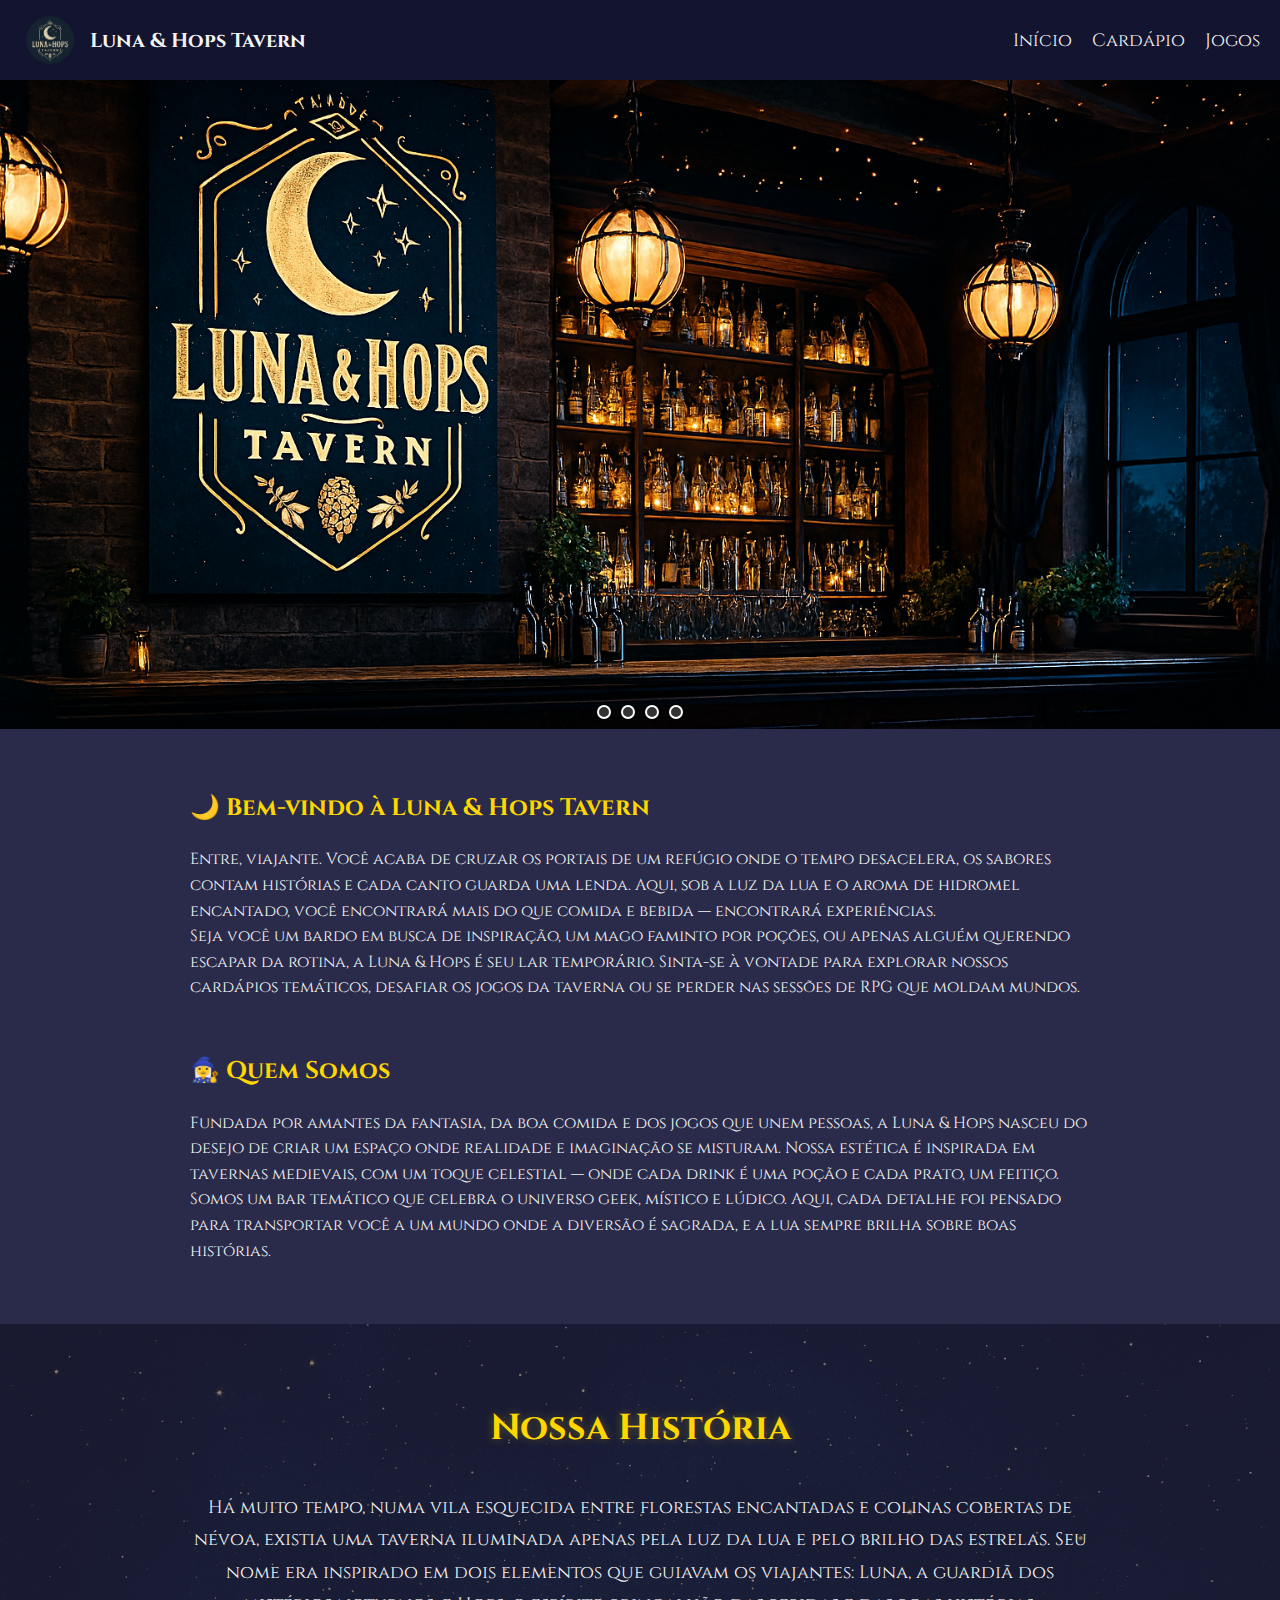
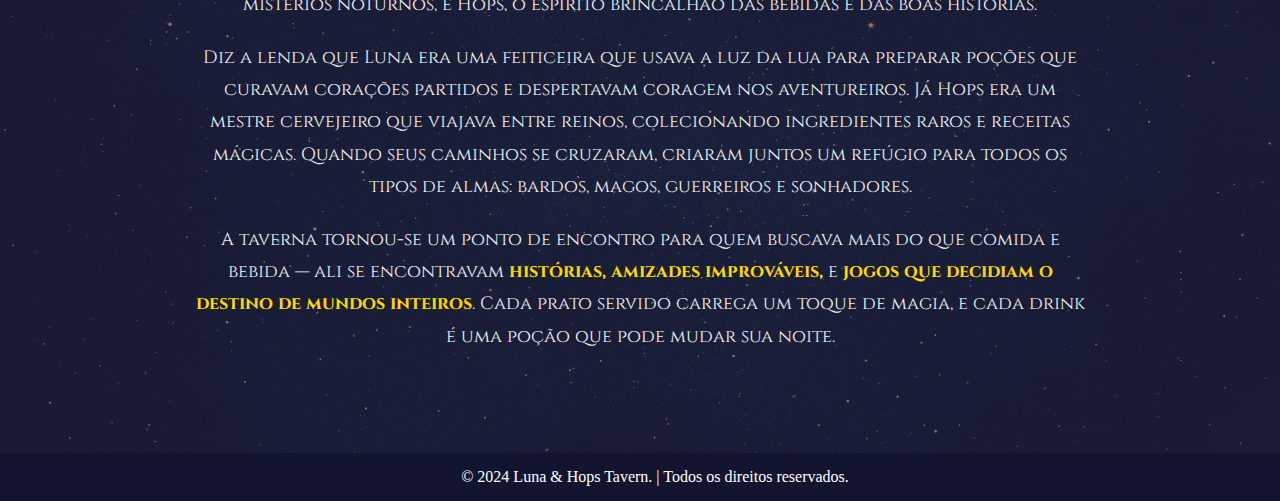
<file: site/index.html>
<!DOCTYPE html>
<html lang="pt-BR">
<head>
  <meta charset="UTF-8">
  <meta name="viewport" content="width=device-width, initial-scale=1.0">
  <title>Luna & Hops Tavern</title>
  <link rel="icon" type="image/png" href="../assets/images/logo.png">
  <link rel="preconnect" href="https://fonts.googleapis.com">
  <link rel="preconnect" href="https://fonts.gstatic.com" crossorigin>
  <link href="https://fonts.googleapis.com/css2?family=Cinzel:wght@400;600;700&family=Inter:wght@300;400;600&display=swap" rel="stylesheet">
  <link rel="stylesheet" href="style.css">
  </head>

<script>
let counter = 1;
setInterval(function(){
  document.getElementById('radio' + counter).checked = true;
  counter++;
  if(counter > 4){
    counter = 1;
  }
}, 3000);
</script>

<body>
  
  <header>
    <nav class="navbar">
      <div class="logo">
        <img src="../assets/images/logo.png" alt="Logo do Bar de Jogos">
        <h1 class="titulo">Luna & Hops Tavern</h1>
      </div>
      <ul class="nav-links">
        <li class="submenu">
          <a href="index.html" class="active">Início</a>
          <ul class="dropdown">
            <li><a href="#bem-vindo">Quem Somos</a></li>
            <li><a href="#historia">Historia do Bar</a></li>
          </ul>
        </li>
        <li><a href="cardapio_comida.html"  class="active">Cardápio</a></li>
        <li><a href="cardapio_jogos.html" class="active">Jogos</a></li>
      </ul>
    </nav>
  </header>
    
  <main>
     <section class="slider">
    <div class="slides">
        <input type="radio" name="radio-btn" id="radio1" checked>
        <input type="radio" name="radio-btn" id="radio2">
        <input type="radio" name="radio-btn" id="radio3">
        <input type="radio" name="radio-btn" id="radio4">

        <div class="slide first">
            <img src="../assets/images/slide 1.png" alt="Imagem 1">
        </div>
        <div class="slide">
            <img src="../assets/images/slide 2.png" alt="Imagem 2">
        </div>
        <div class="slide">
            <img src="../assets/images/slide 3.png " alt="Imagem 3"> 
        </div>
        <div class="slide">
            <img src="../assets/images/slide 4.png " alt="Imagem 4">
        </div>

        <div class="navigation-manual">
            <label for="radio1" class="manual-btn"></label>
            <label for="radio2" class="manual-btn"></label>
            <label for="radio3" class="manual-btn"></label>
            <label for="radio4" class="manual-btn"></label>
        </div>
    </div>  
  </section>
  <section id="bem-vindo" class="bem-vindos">
    <div class="container">
      <h2>🌙 Bem-vindo à Luna & Hops Tavern</h2>
      <p>
        Entre, viajante. Você acaba de cruzar os portais de um refúgio onde o tempo desacelera,
        os sabores contam histórias e cada canto guarda uma lenda. Aqui, sob a luz da lua e o aroma 
        de hidromel encantado, você encontrará mais do que comida e bebida — encontrará experiências.
      </p>
      <p>
      Seja você um bardo em busca de inspiração, um mago faminto por poções, ou apenas alguém querendo escapar 
      da rotina, a Luna & Hops é seu lar temporário. Sinta-se à vontade para explorar nossos cardápios temáticos,
      desafiar os jogos da taverna ou se perder nas sessões de RPG que moldam mundos.
    </p>
    <br>
    <br>

    <h2>🧙‍♀️ Quem Somos</h2>
    <p>
      Fundada por amantes da fantasia, da boa comida e dos jogos que unem pessoas, 
      a Luna & Hops nasceu do desejo de criar um espaço onde realidade e imaginação se misturam. 
      Nossa estética é inspirada em tavernas medievais, com um toque celestial — onde cada drink é uma poção e
      cada prato, um feitiço.
    </p>

    <p>
      Somos um bar temático que celebra o universo geek, místico e lúdico.
      Aqui, cada detalhe foi pensado para transportar você a um mundo onde a diversão é sagrada, e 
      a lua sempre brilha sobre boas histórias.
    </p>
    </div>
  </section> 


   <section id="historia" class="section">
    <h2>Nossa História</h2>
    <p> Há muito tempo, numa vila esquecida entre florestas encantadas e colinas cobertas de névoa,
       existia uma taverna iluminada apenas pela luz da lua e pelo brilho das estrelas. Seu nome era 
       inspirado em dois elementos que guiavam os viajantes: Luna, a guardiã dos mistérios noturnos, e 
       Hops, o espírito brincalhão das bebidas e das boas histórias.
    </p>
    <p>
      Diz a lenda que Luna era uma feiticeira que usava a luz da lua para preparar poções que curavam corações
       partidos e despertavam coragem nos aventureiros. Já Hops era um mestre cervejeiro que viajava entre reinos,
        colecionando ingredientes raros e receitas mágicas. Quando seus caminhos se cruzaram, criaram juntos um
         refúgio para todos os tipos de almas: bardos, magos, guerreiros e sonhadores.
    </p>
    <p>
      A taverna tornou-se um ponto de encontro para quem buscava mais do que comida e bebida — ali se 
      encontravam <b>histórias, amizades improváveis,</b> e <b>jogos que decidiam o destino de mundos inteiros</b>.
       Cada prato servido carrega um toque de magia, e cada drink é uma poção que pode mudar sua noite.
    </p>
  </section>


  </main>

  <footer>
     <p>&copy; 2024 Luna & Hops Tavern. | Todos os direitos reservados.</p>
  </footer>
</body>
</html>
</file>
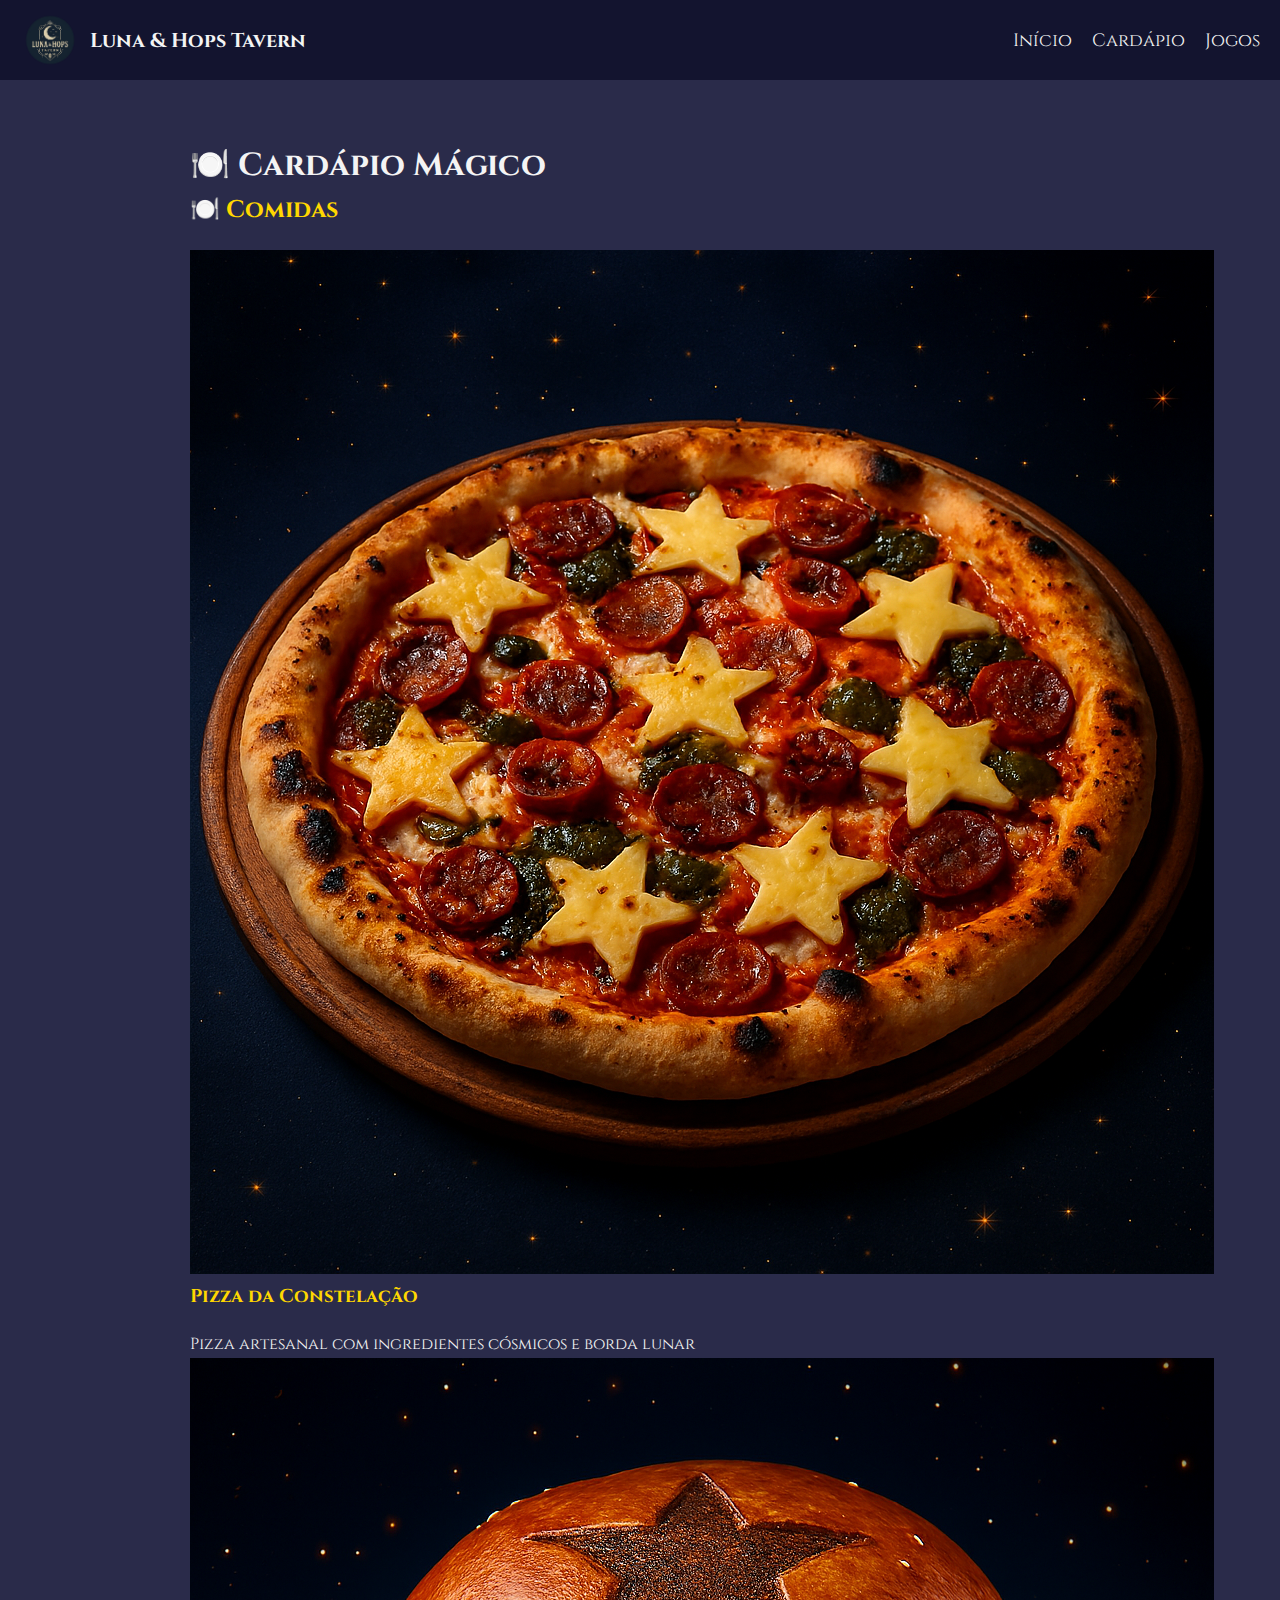
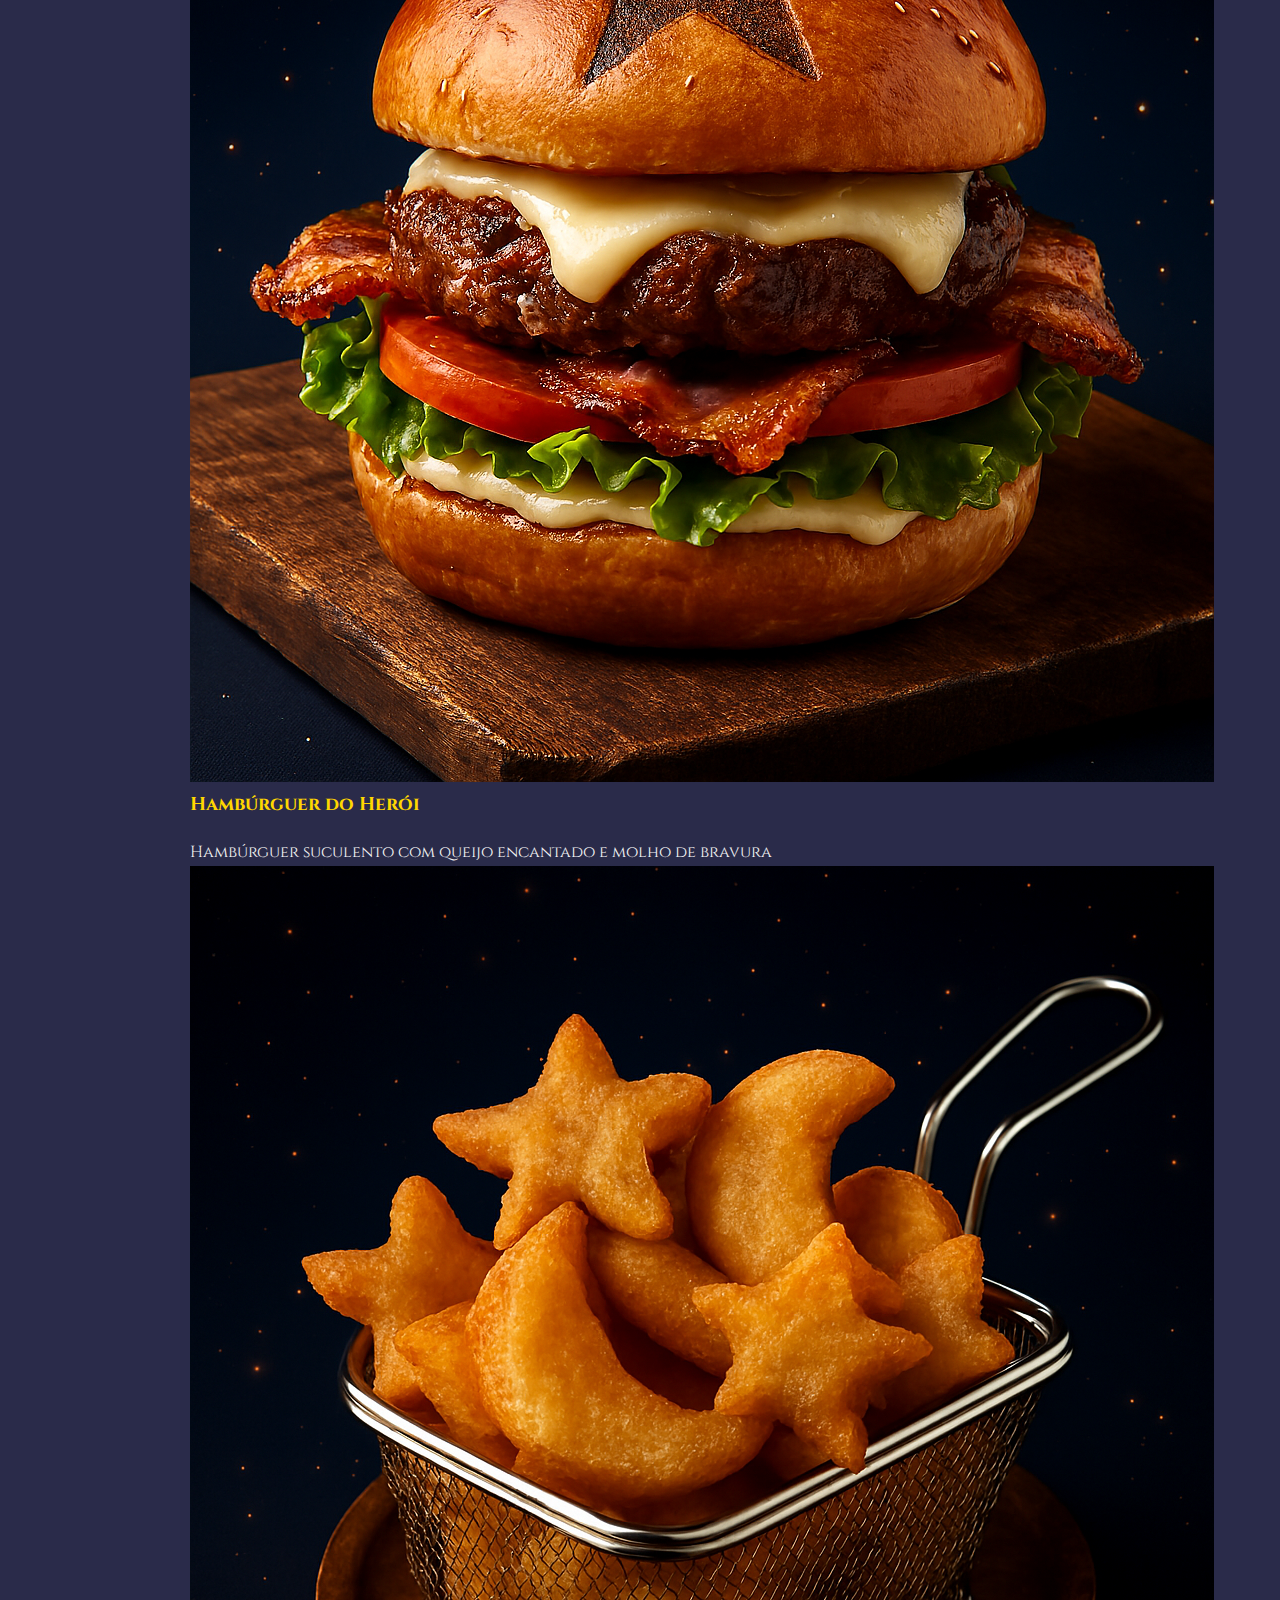
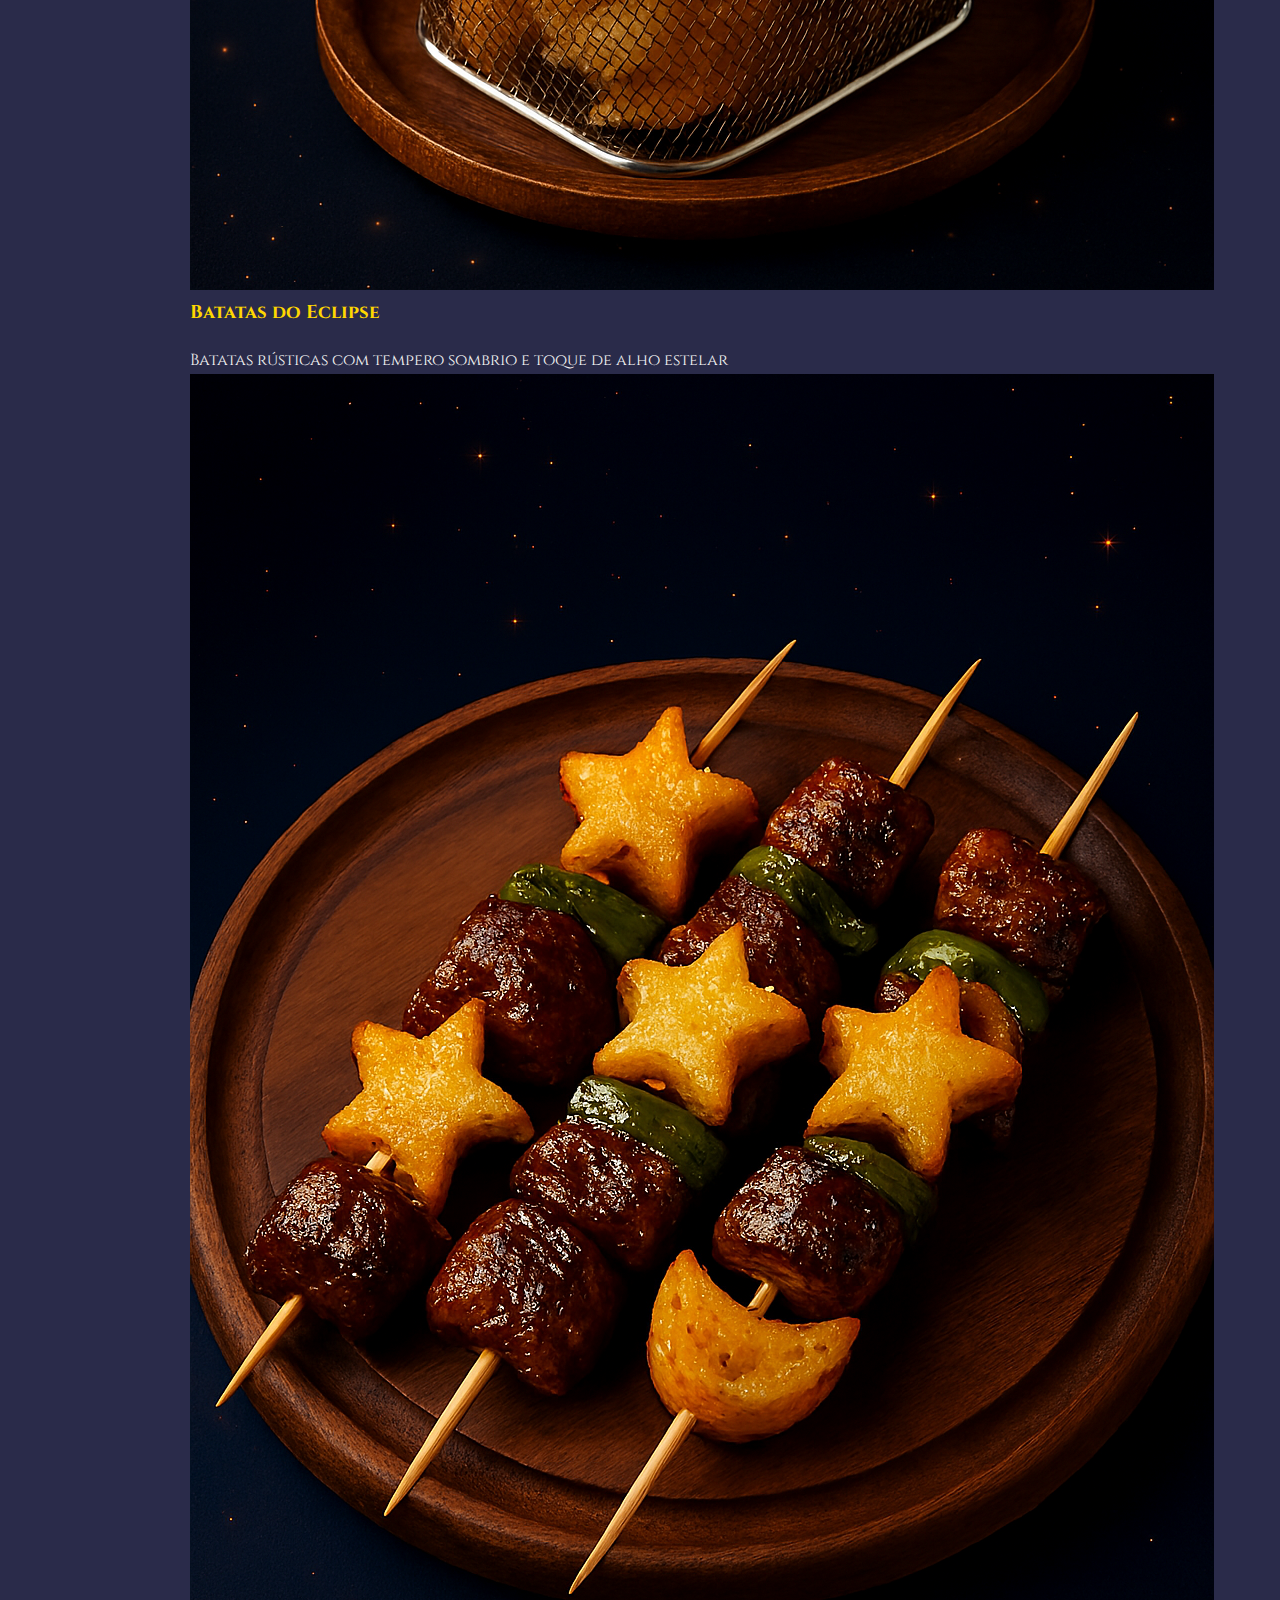
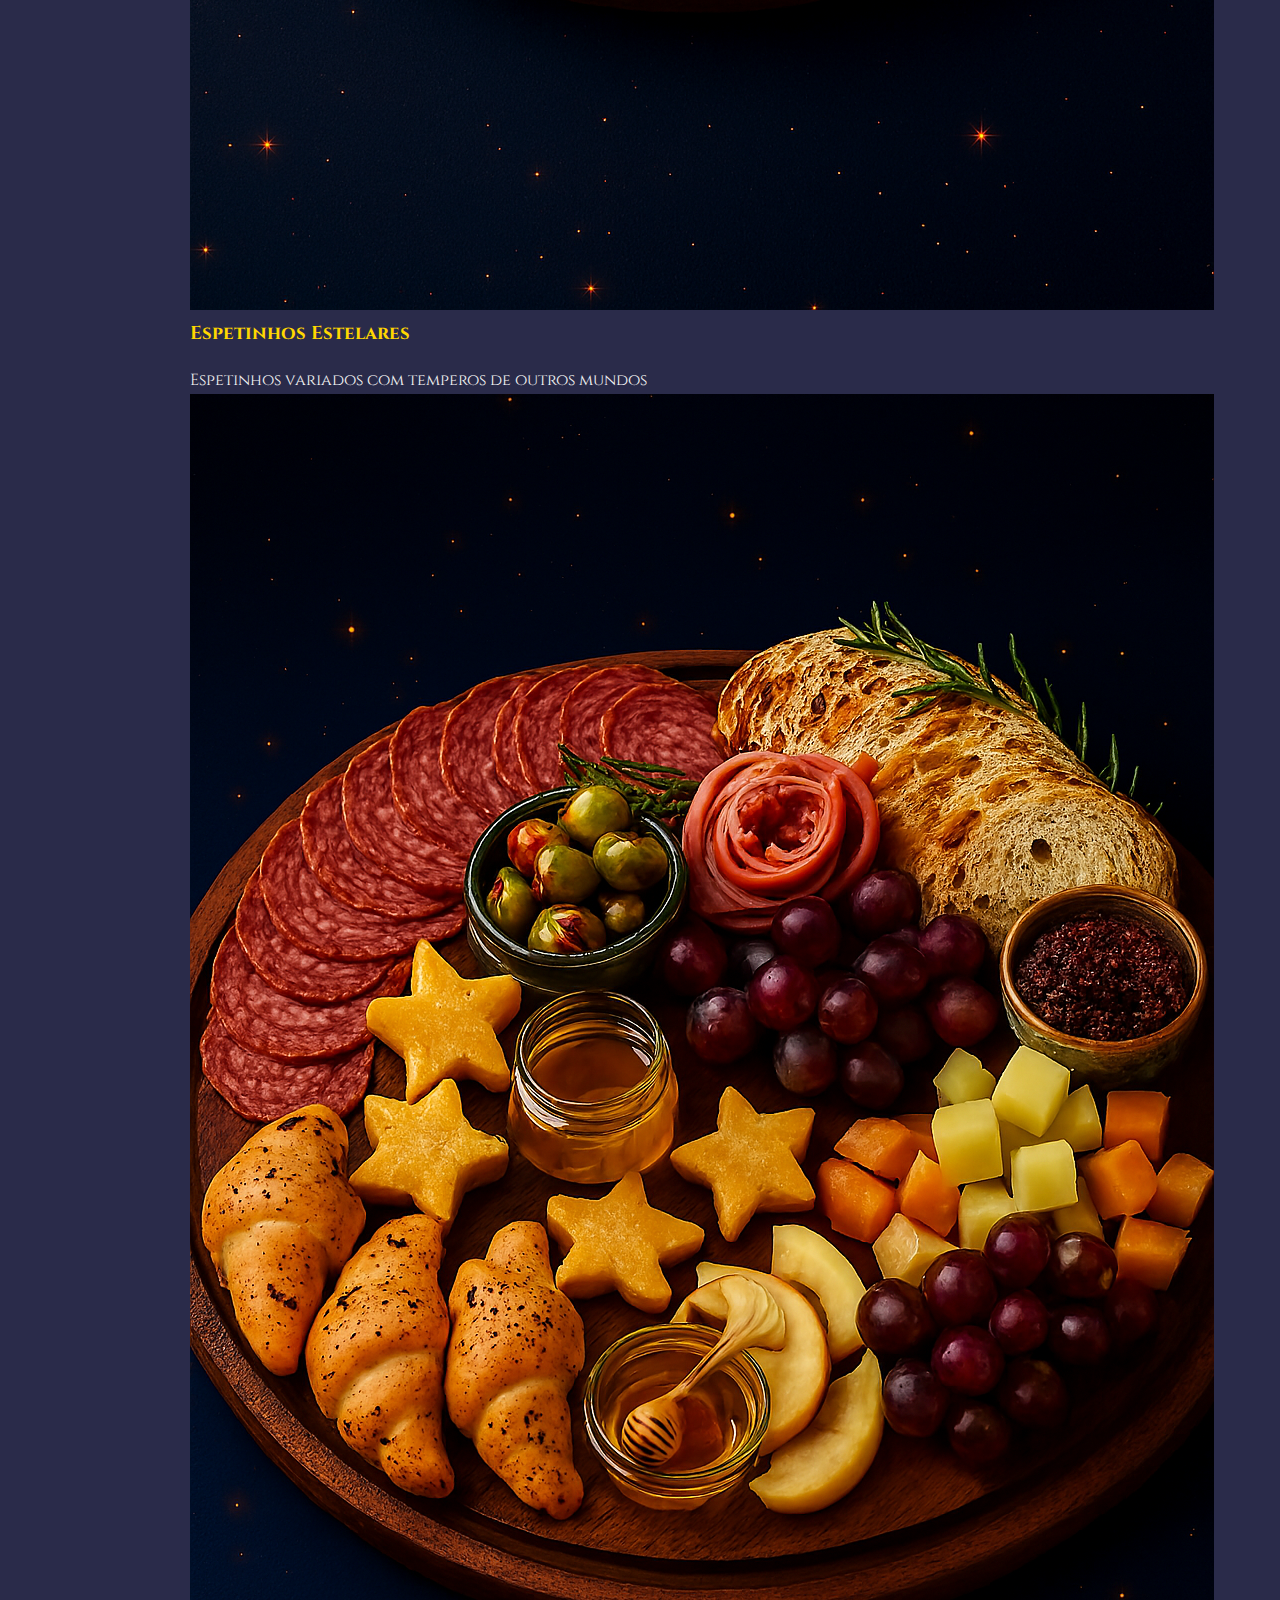
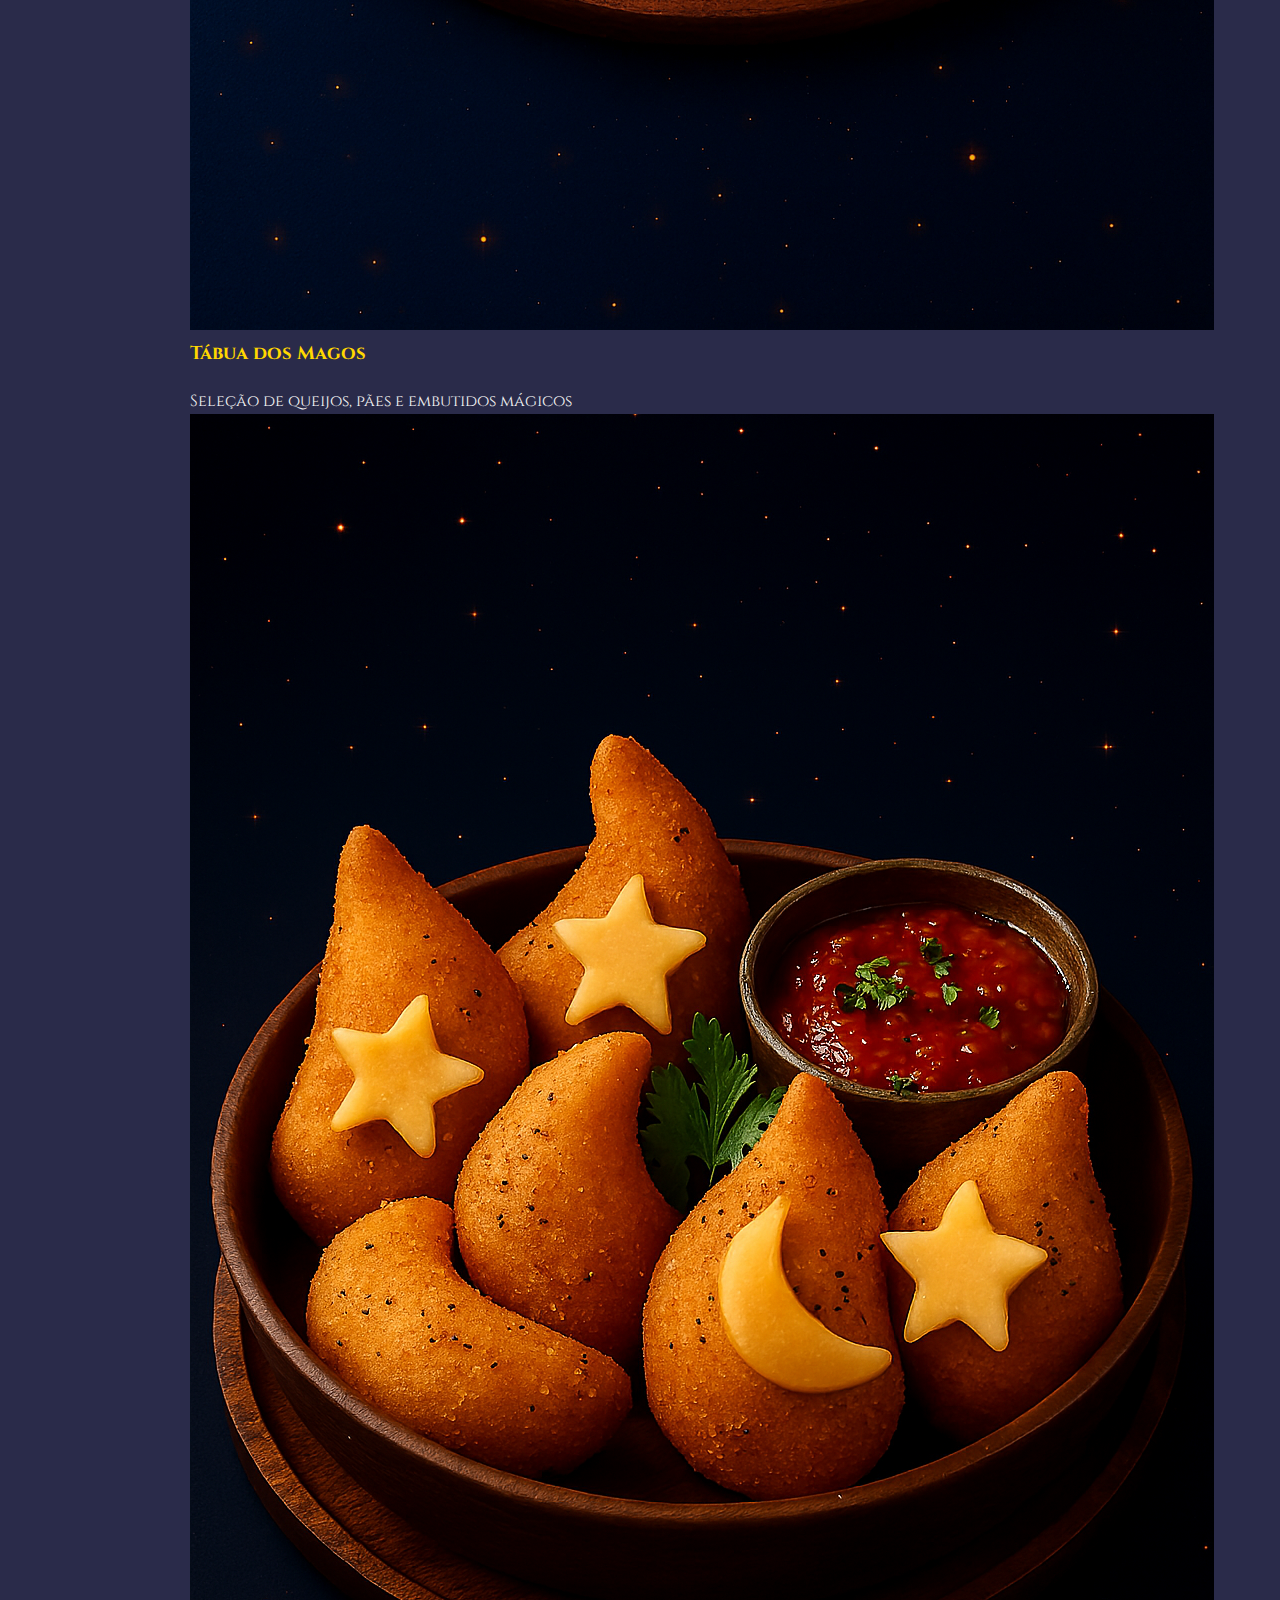
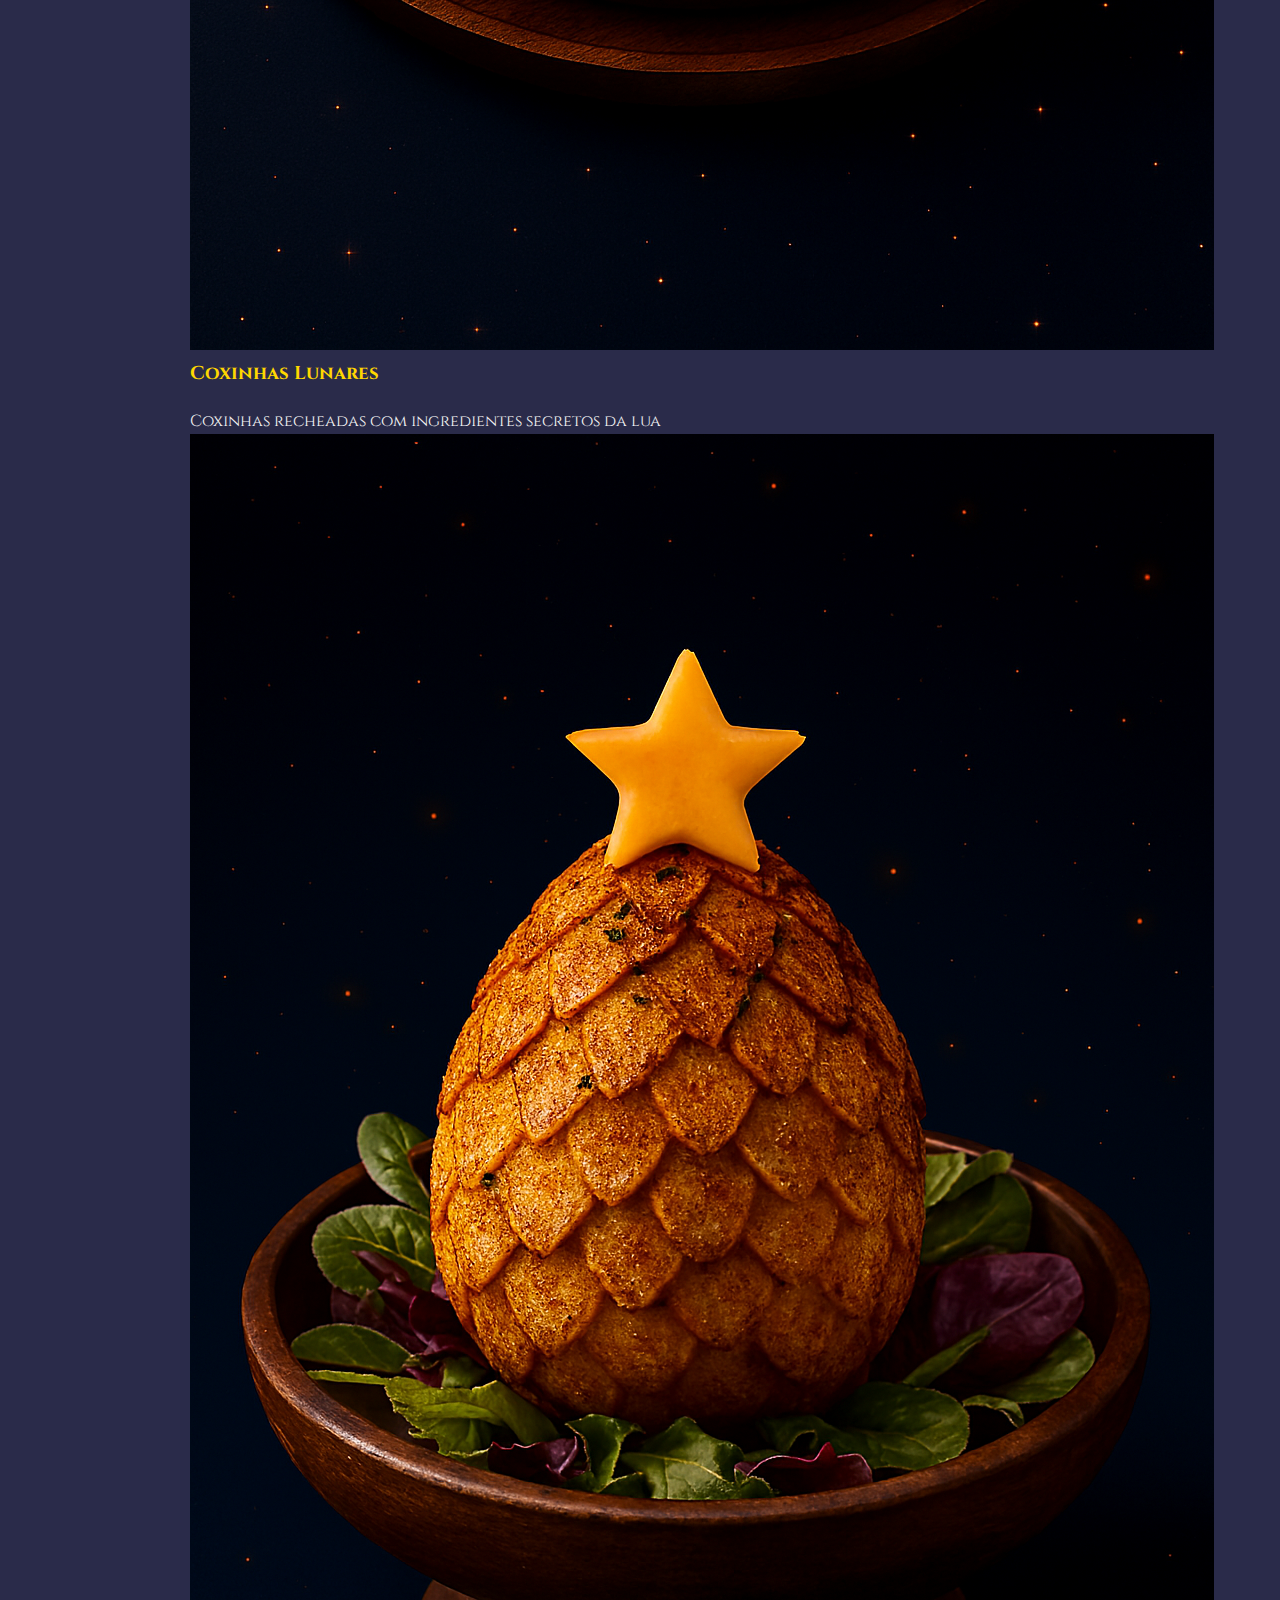
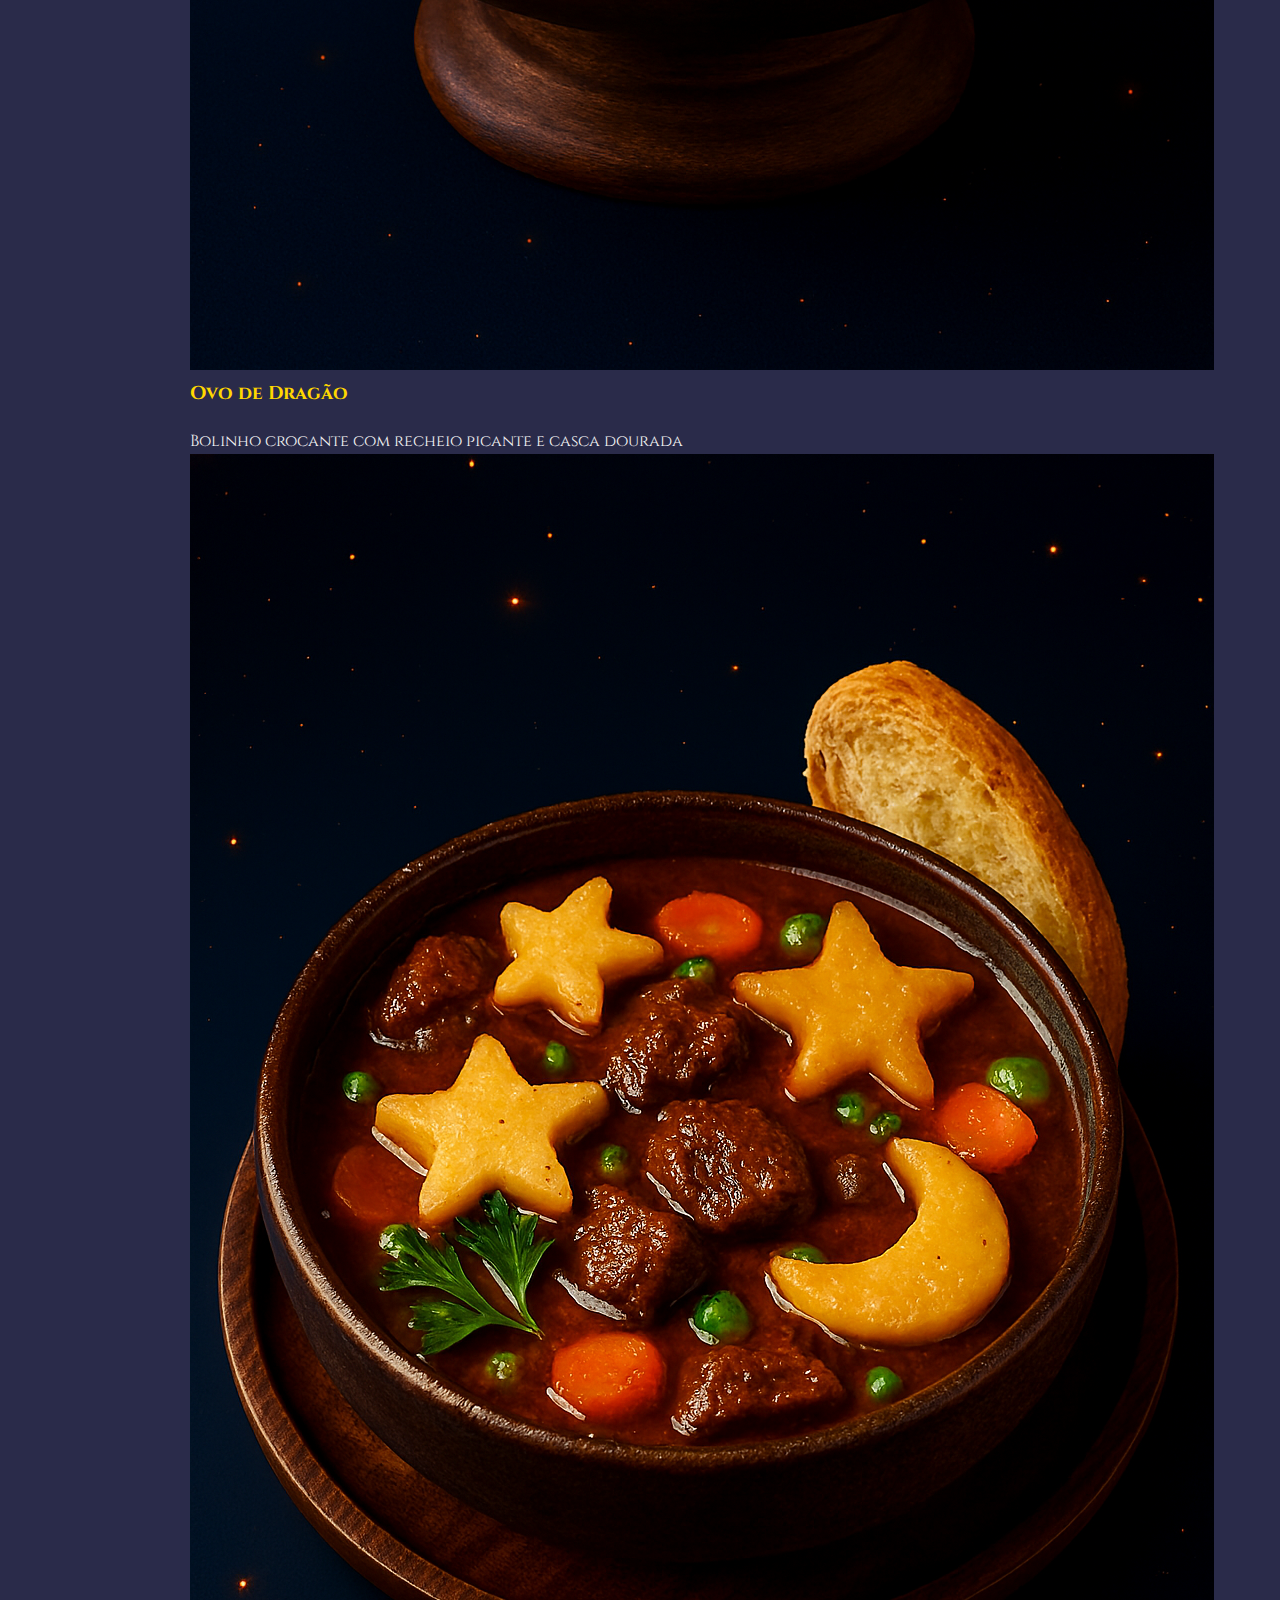
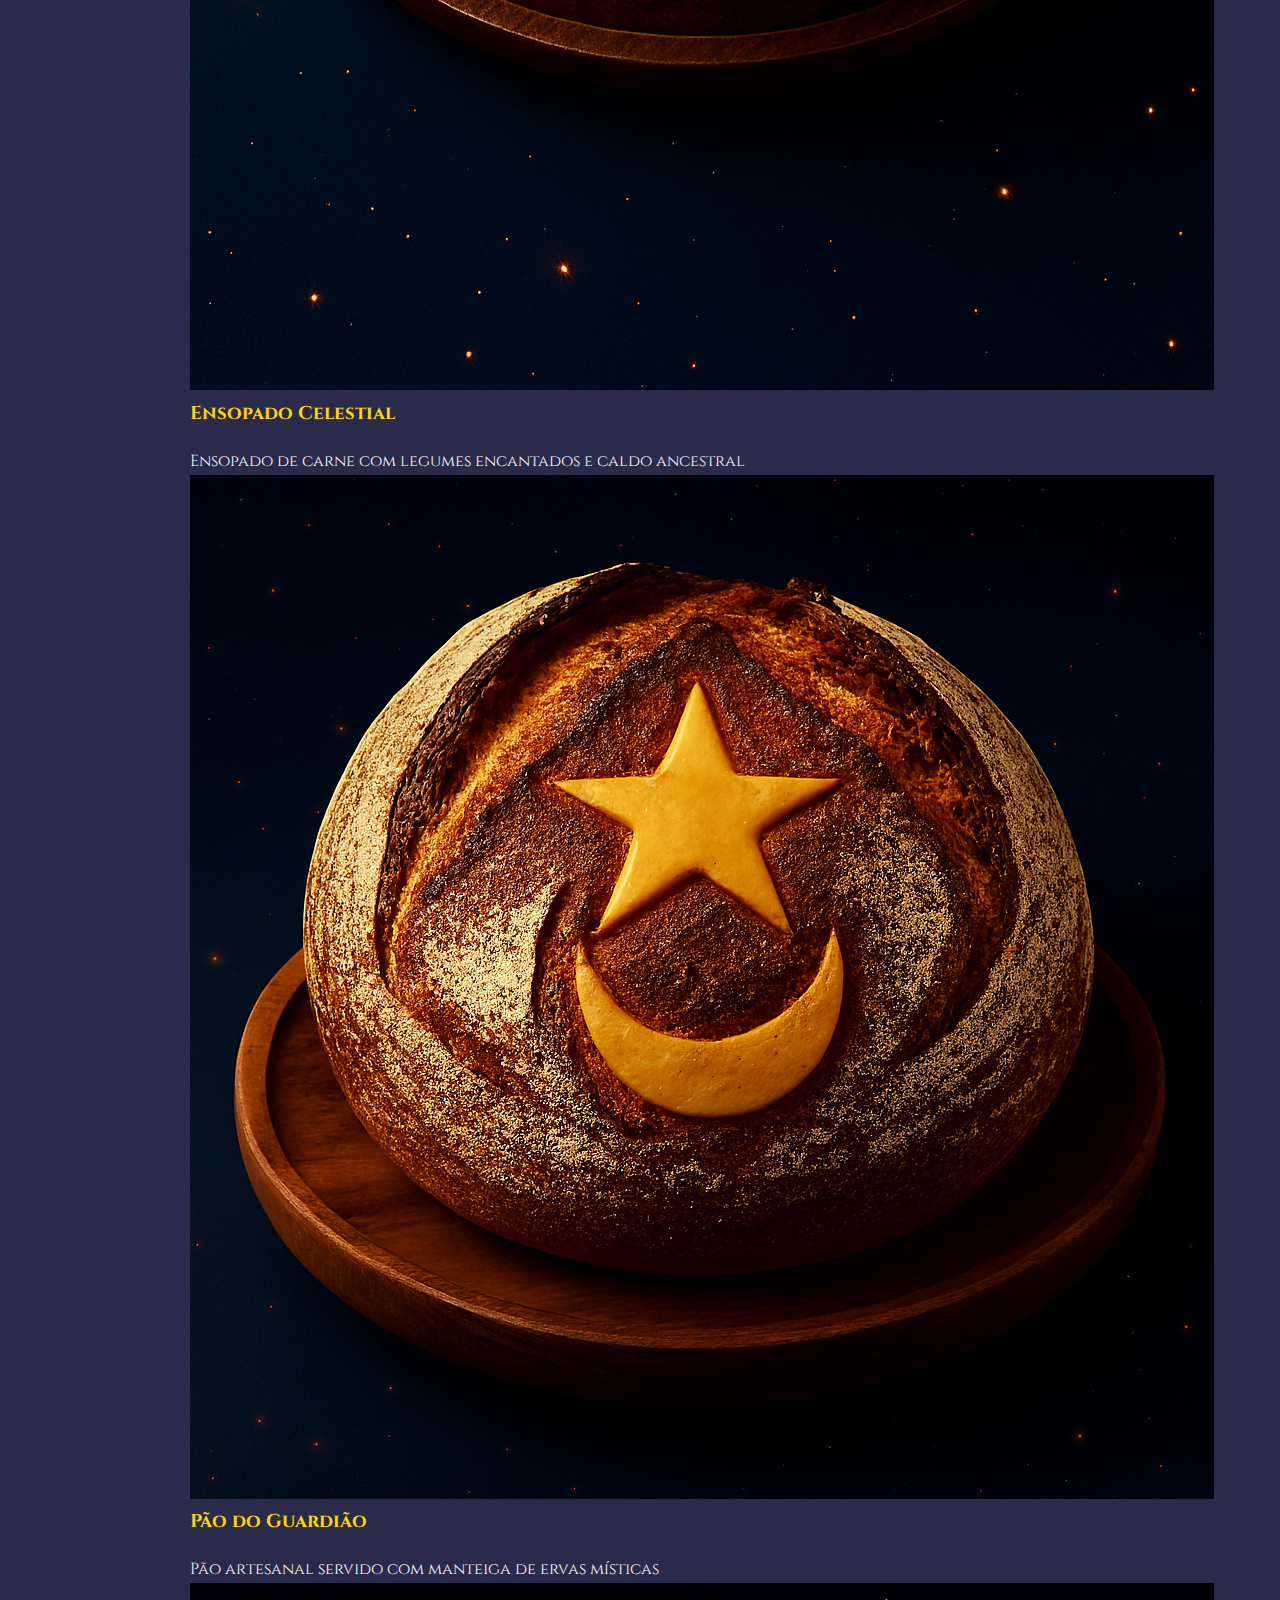
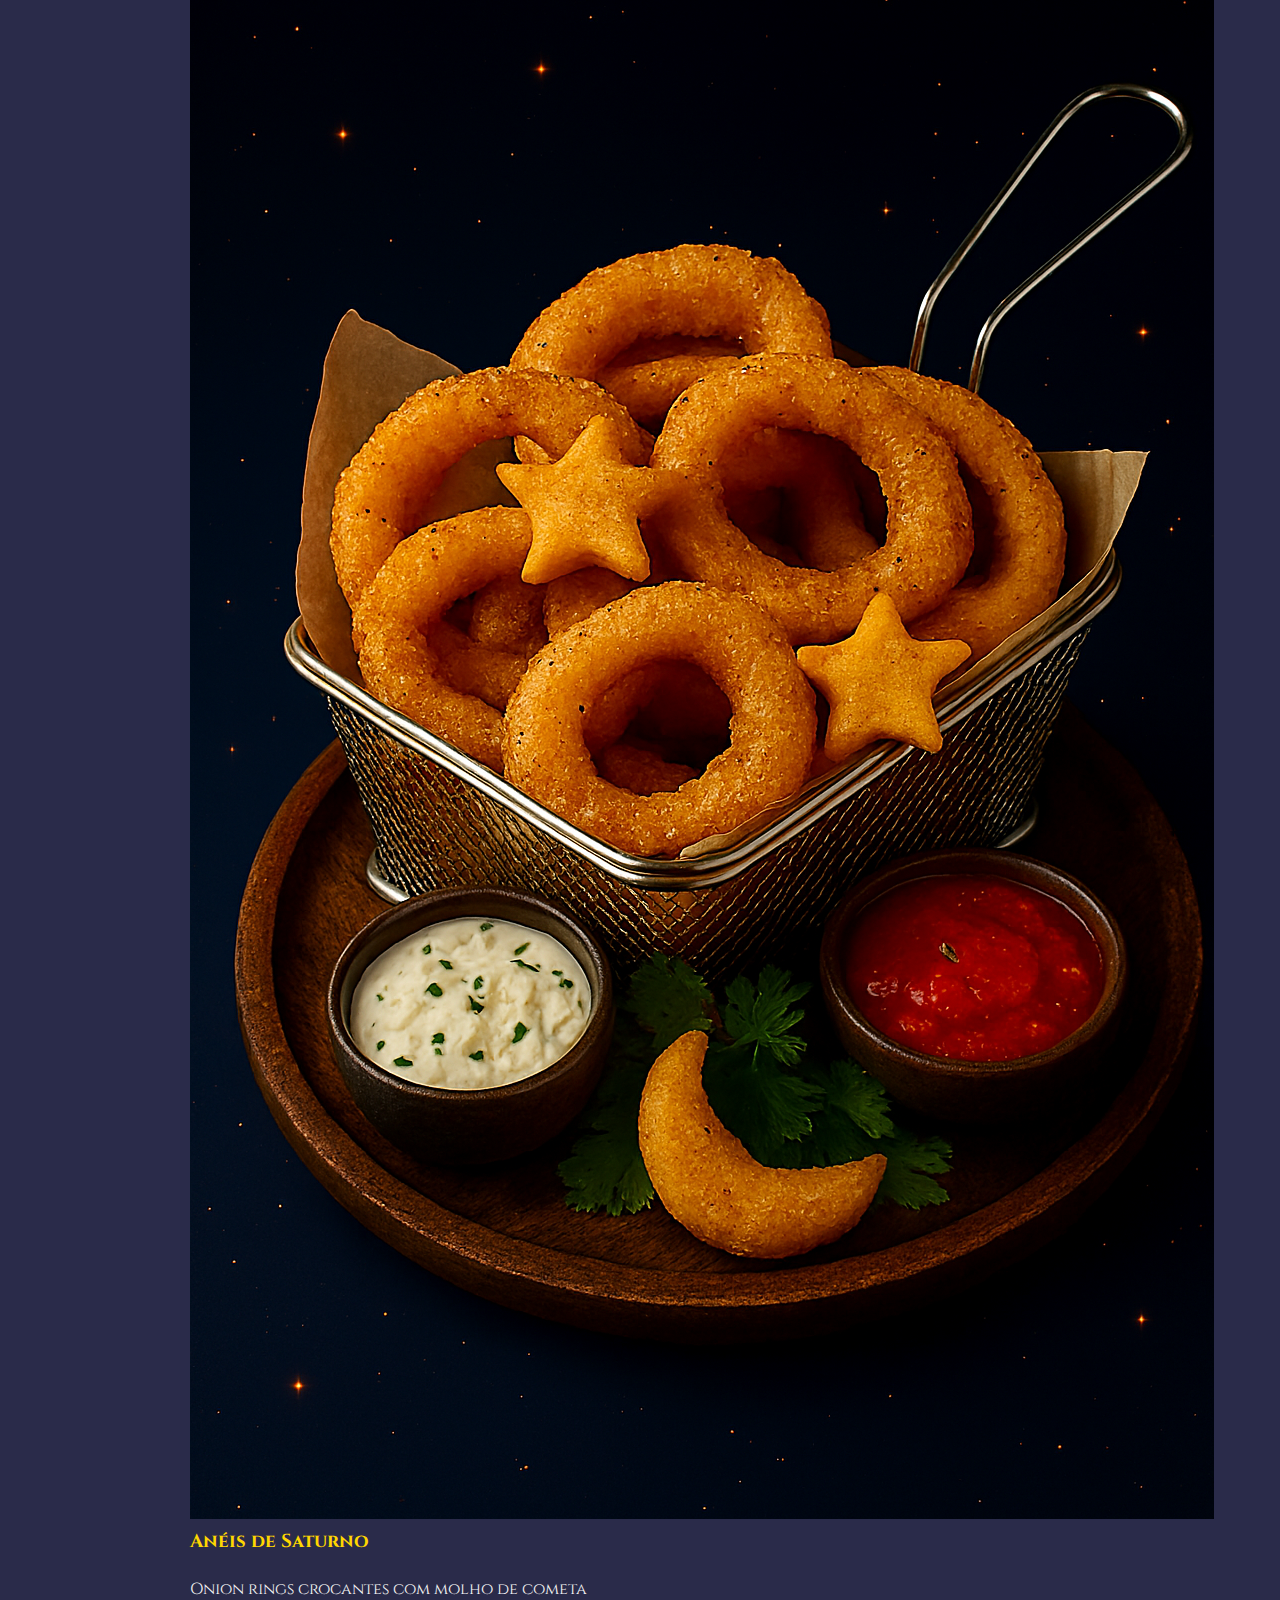
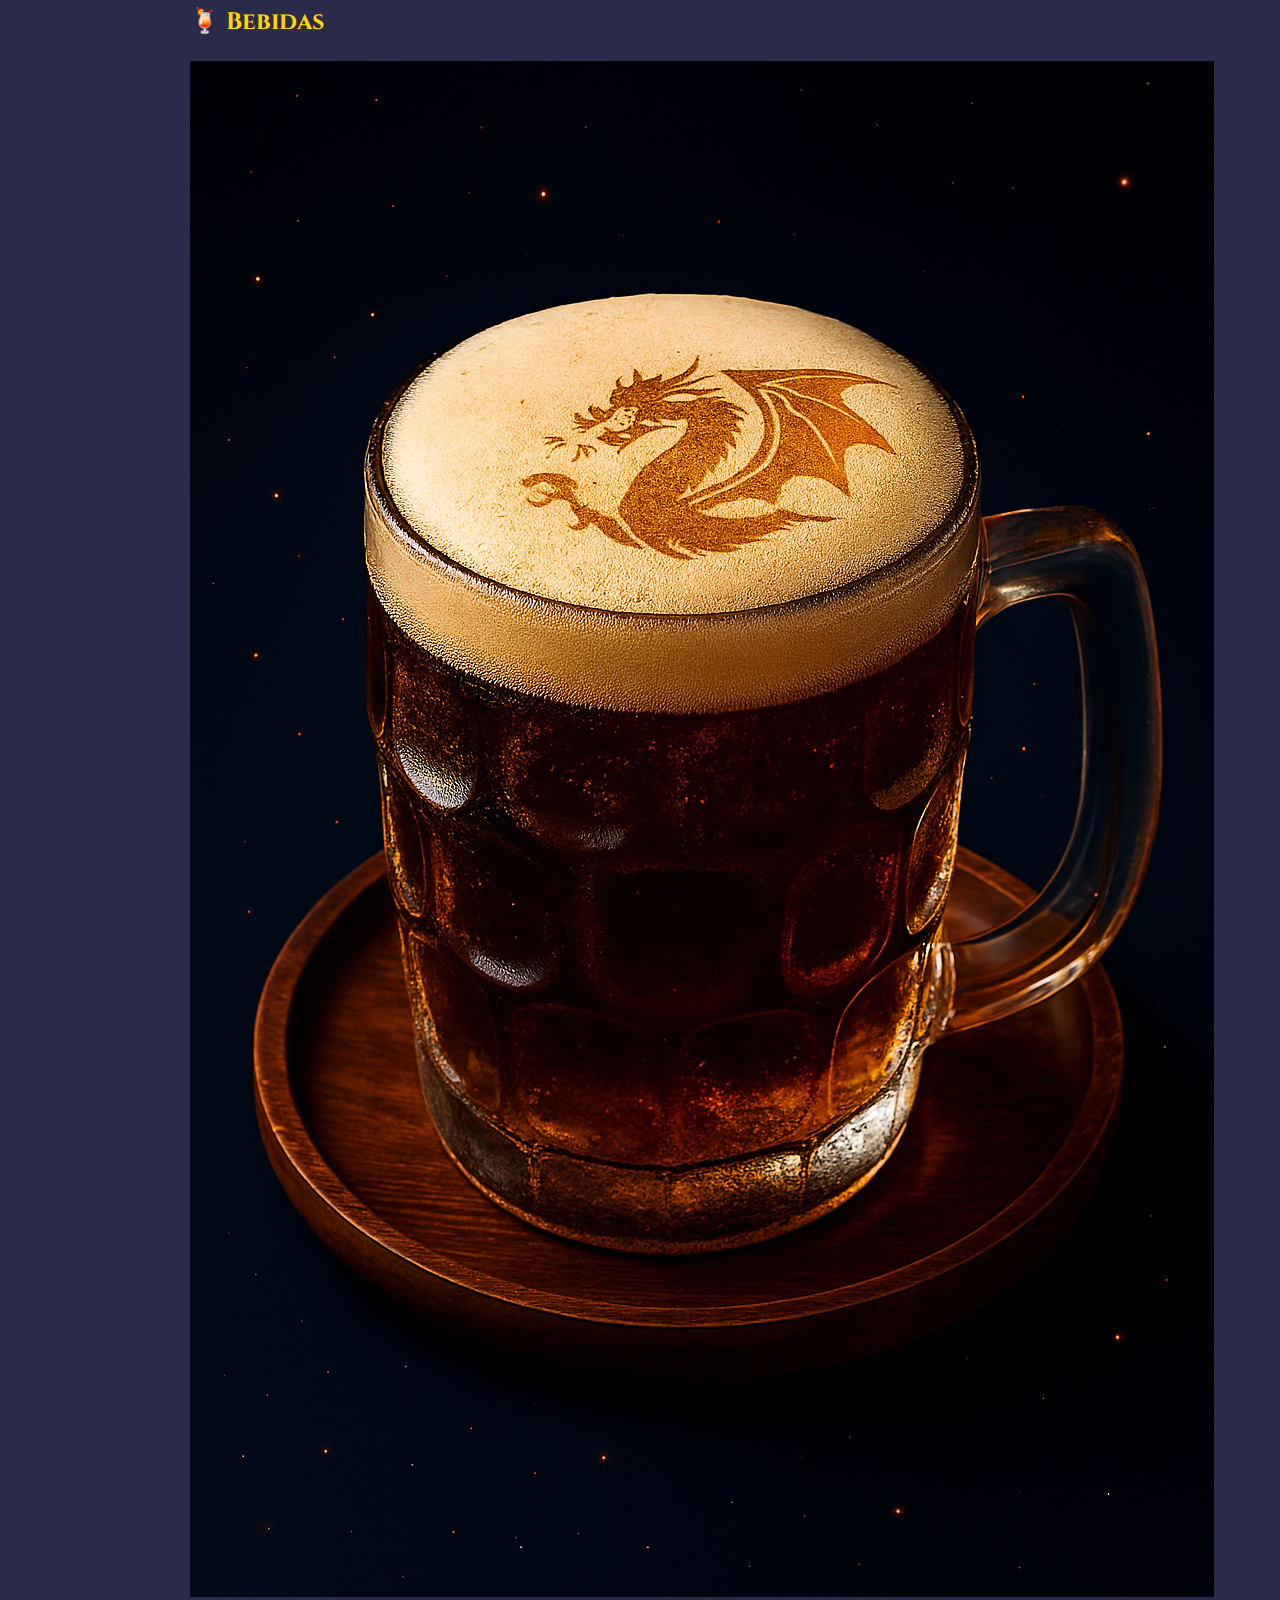
<file: site/cardapio_comida.html>
<!DOCTYPE html>
    <html lang="pt-BR">
    <head>
      <meta charset="UTF-8">
      <meta name="viewport" content="width=device-width, initial-scale=1.0">
      <title>Cardápio - Luna & Hops Tavern</title>
      <link rel="preconnect" href="https://fonts.googleapis.com">
      <link rel="preconnect" href="https://fonts.gstatic.com" crossorigin>
      <link href="https://fonts.googleapis.com/css2?family=Cinzel:wght@400;600;700&family=Inter:wght@300;400;600&display=swap" rel="stylesheet">
      <link rel="stylesheet" href="style.css">
    </head>
    <body>
      <header>
        <nav class="navbar">
          <div class="logo">
            <img src="../assets/images/logo.png" alt="Logo do Bar de Jogos">
            <h1 class="titulo">Luna & Hops Tavern</h1>
          </div>
          <ul class="nav-links">
            <li><a href="index.html">Início</a></li>
            <li><a href="cardapio_comida.html" class="active">Cardápio</a></li>
            <li><a href="cardapio_jogos.html">Jogos</a></li>
          </ul>
        </nav>
      </header>
      
      <main>
        <section class="bem-vindos">
          <div class="container">
            <h1>🍽️ Cardápio Mágico</h1>
            <h2>🍽️ Comidas</h2><div class='cards-grid'>
            <div class="card">
                <img src="../assets/images/comidas/Pizza_da_Constelacao.png" alt="Pizza da Constelação" class="card-image">
                <div class="card-content">
                    <h3>Pizza da Constelação</h3>
                    <p>Pizza artesanal com ingredientes cósmicos e borda lunar</p>
                </div>
            </div>
            
            <div class="card">
                <img src="../assets/images/comidas/Hamburguer_do_Herói.png" alt="Hambúrguer do Herói" class="card-image">
                <div class="card-content">
                    <h3>Hambúrguer do Herói</h3>
                    <p>Hambúrguer suculento com queijo encantado e molho de bravura</p>
                </div>
            </div>
            
            <div class="card">
                <img src="../assets/images/comidas/Batatas_do_Eclipse.png" alt="Batatas do Eclipse" class="card-image">
                <div class="card-content">
                    <h3>Batatas do Eclipse</h3>
                    <p>Batatas rústicas com tempero sombrio e toque de alho estelar</p>
                </div>
            </div>
            
            <div class="card">
                <img src="../assets/images/comidas/Espetinhos_Estelare.png" alt="Espetinhos Estelares" class="card-image">
                <div class="card-content">
                    <h3>Espetinhos Estelares</h3>
                    <p>Espetinhos variados com temperos de outros mundos</p>
                </div>
            </div>
            
            <div class="card">
                <img src="../assets/images/comidas/Tabua_dos_Magos.png" alt="Tábua dos Magos" class="card-image">
                <div class="card-content">
                    <h3>Tábua dos Magos</h3>
                    <p>Seleção de queijos, pães e embutidos mágicos</p>
                </div>
            </div>
            
            <div class="card">
                <img src="../assets/images/comidas/Coxinhas_Lunares.png" alt="Coxinhas Lunares" class="card-image">
                <div class="card-content">
                    <h3>Coxinhas Lunares</h3>
                    <p>Coxinhas recheadas com ingredientes secretos da lua</p>
                </div>
            </div>
            
            <div class="card">
                <img src="../assets/images/comidas/Ovo_de_Dragao.png" alt="Ovo de Dragão" class="card-image">
                <div class="card-content">
                    <h3>Ovo de Dragão</h3>
                    <p>Bolinho crocante com recheio picante e casca dourada</p>
                </div>
            </div>
            
            <div class="card">
                <img src="../assets/images/comidas/Ensopado_Celestial.png" alt="Ensopado Celestial" class="card-image">
                <div class="card-content">
                    <h3>Ensopado Celestial</h3>
                    <p>Ensopado de carne com legumes encantados e caldo ancestral</p>
                </div>
            </div>
            
            <div class="card">
                <img src="../assets/images/comidas/Pao_do_Guardiao.png" alt="Pão do Guardião" class="card-image">
                <div class="card-content">
                    <h3>Pão do Guardião</h3>
                    <p>Pão artesanal servido com manteiga de ervas místicas</p>
                </div>
            </div>
            
            <div class="card">
                <img src="../assets/images/comidas/Aneis_de_Saturno.png" alt="Anéis de Saturno" class="card-image">
                <div class="card-content">
                    <h3>Anéis de Saturno</h3>
                    <p>Onion rings crocantes com molho de cometa</p>
                </div>
            </div>
            </div><h2>🍹 Bebidas</h2><div class='cards-grid'>
            <div class="card">
                <img src="../assets/images/bebidas/Cerveja_do_Dragao.png" alt="Cerveja do Dragão" class="card-image">
                <div class="card-content">
                    <h3>Cerveja do Dragão</h3>
                    <p>Cerveja encorpada com espuma flamejante</p>
                </div>
            </div>
            
            <div class="card">
                <img src="../assets/images/bebidas/Hidromel_Encantado.png" alt="Hidromel Encantado" class="card-image">
                <div class="card-content">
                    <h3>Hidromel Encantado</h3>
                    <p>Hidromel artesanal com mel e especiarias mágicas</p>
                </div>
            </div>
            
            <div class="card">
                <img src="../assets/images/bebidas/Pocao_do_Bardo.png" alt="Poção do Bardo" class="card-image">
                <div class="card-content">
                    <h3>Poção do Bardo</h3>
                    <p>Drink doce com frutas vermelhas e rum encantado</p>
                </div>
            </div>
            
            <div class="card">
                <img src="../assets/images/bebidas/Elixir_da_Meia-Noite.png" alt="Elixir da Meia-Noite" class="card-image">
                <div class="card-content">
                    <h3>Elixir da Meia-Noite</h3>
                    <p>Coquetel azul profundo com toque cítrico e brilho lunar</p>
                </div>
            </div>
            
            <div class="card">
                <img src="../assets/images/bebidas/Cha_das_Estrelas.png" alt="Chá das Estrelas" class="card-image">
                <div class="card-content">
                    <h3>Chá das Estrelas</h3>
                    <p>Infusão de ervas com pétalas de flores celestiais</p>
                </div>
            </div>
            
            <div class="card">
                <img src="../assets/images/bebidas/Vinho_do_Oraculo.png" alt="Vinho do Oráculo" class="card-image">
                <div class="card-content">
                    <h3>Vinho do Oráculo</h3>
                    <p>Vinho tinto misterioso com aroma de profecia</p>
                </div>
            </div>
            
            <div class="card">
                <img src="../assets/images/bebidas/Agua_da_Fonte_Mistica.png" alt="Água da Fonte Mística" class="card-image">
                <div class="card-content">
                    <h3>Água da Fonte Mística</h3>
                    <p>Água mineral servida com gelo de cristal</p>
                </div>
            </div>
            
            <div class="card">
                <img src="../assets/images/bebidas/Suco_do_Bosque.png" alt="Suco do Bosque" class="card-image">
                <div class="card-content">
                    <h3>Suco do Bosque</h3>
                    <p>Suco natural de frutas silvestres encantadas</p>
                </div>
            </div>
            
            <div class="card">
                <img src="../assets/images/bebidas/Espuma_do_Troll.png" alt="Espuma do Troll" class="card-image">
                <div class="card-content">
                    <h3>Espuma do Troll</h3>
                    <p>Drink verde gaseificado com sabor exótico</p>
                </div>
            </div>
            
            <div class="card">
                <img src="../assets/images/bebidas/Cafe_do_Feiticeiro.png" alt="Café do Feiticeiro" class="card-image">
                <div class="card-content">
                    <h3>Café do Feiticeiro</h3>
                    <p>Café forte com toque de canela e magia líquida</p>
                </div>
            </div>
            </div><h2>🍰 Sobremesas</h2><div class='cards-grid'>
            <div class="card">
                <img src="../assets/images/sobremesas/Lua_Cheia.png" alt="Doce da Lua Cheia" class="card-image">
                <div class="card-content">
                    <h3>Doce da Lua Cheia</h3>
                    <p>Cheesecake com calda de frutas vermelhas e brilho lunar</p>
                </div>
            </div>
            
            <div class="card">
                <img src="../assets/images/sobremesas/Brownie.png" alt="Brownie Cósmico" class="card-image">
                <div class="card-content">
                    <h3>Brownie Cósmico</h3>
                    <p>Brownie com pedaços de chocolate e estrelas douradas</p>
                </div>
            </div>
            
            <div class="card">
                <img src="../assets/images/sobremesas/Estrelas_Canela.png" alt="Estrelas de Canela" class="card-image">
                <div class="card-content">
                    <h3>Estrelas de Canela</h3>
                    <p>Bolinhos de canela com açúcar brilhante</p>
                </div>
            </div>
            
            <div class="card">
                <img src="../assets/images/sobremesas/Gelato_Oraculo.png" alt="Gelato do Oráculo" class="card-image">
                <div class="card-content">
                    <h3>Gelato do Oráculo</h3>
                    <p>Sorvete artesanal com sabores misteriosos</p>
                </div>
            </div>
            
            <div class="card">
                <img src="../assets/images/sobremesas/Pocao_Baunilha.png" alt="Poção de Baunilha" class="card-image">
                <div class="card-content">
                    <h3>Poção de Baunilha</h3>
                    <p>Milkshake de baunilha com chantilly encantado</p>
                </div>
            </div>
            
            <div class="card">
                <img src="../assets/images/sobremesas/Torta_Portal.png" alt="Torta do Portal" class="card-image">
                <div class="card-content">
                    <h3>Torta do Portal</h3>
                    <p>Torta de maçã com crosta mágica e aroma de aventura</p>
                </div>
            </div>
            
            <div class="card">
                <img src="../assets/images/sobremesas/Nevoa_Chocolate.png" alt="Névoa de Chocolate" class="card-image">
                <div class="card-content">
                    <h3>Névoa de Chocolate</h3>
                    <p>Mousse de chocolate com cobertura de névoa doce</p>
                </div>
            </div>
            
            <div class="card">
                <img src="../assets/images/sobremesas/Perolas.png" alt="Pérolas de Stardust" class="card-image">
                <div class="card-content">
                    <h3>Pérolas de Stardust</h3>
                    <p>Trufas brilhantes com recheio celestial</p>
                </div>
            </div>
            
            <div class="card">
                <img src="../assets/images/sobremesas/Biscoitos_Guardiao.png" alt="Biscoitos do Guardião" class="card-image">
                <div class="card-content">
                    <h3>Biscoitos do Guardião</h3>
                    <p>Biscoitos crocantes com runas de sabor</p>
                </div>
            </div>
            
            <div class="card">
                <img src="../assets/images/sobremesas/Cristais_framboesa.png" alt="Cristais de Framboesa" class="card-image">
                <div class="card-content">
                    <h3>Cristais de Framboesa</h3>
                    <p>Docinhos gelados com brilho mágico</p>
                </div>
            </div>
            </div>
          </div>
        </section>
      </main>

      <footer>
        <p>&copy; 2024 Luna & Hops Tavern. | Todos os direitos reservados.</p>
      </footer>
    </body>
    </html>
</file>
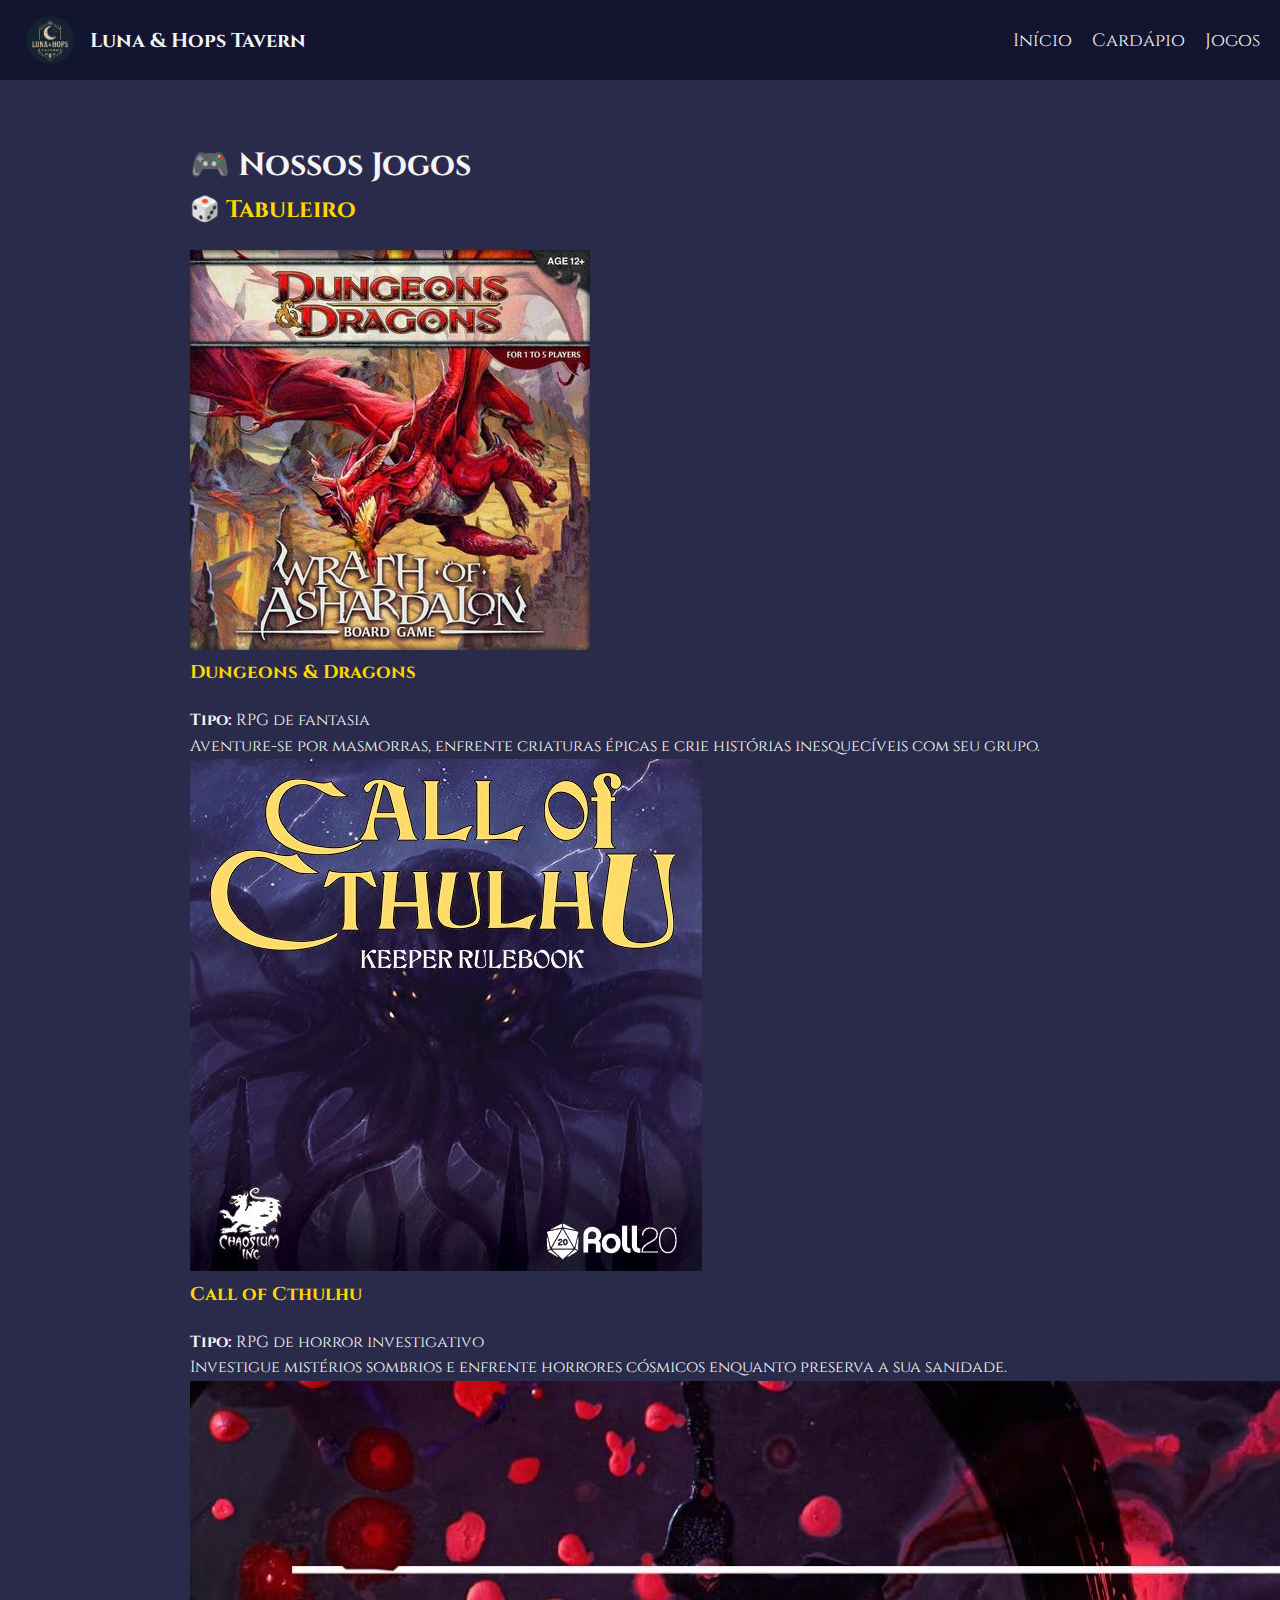
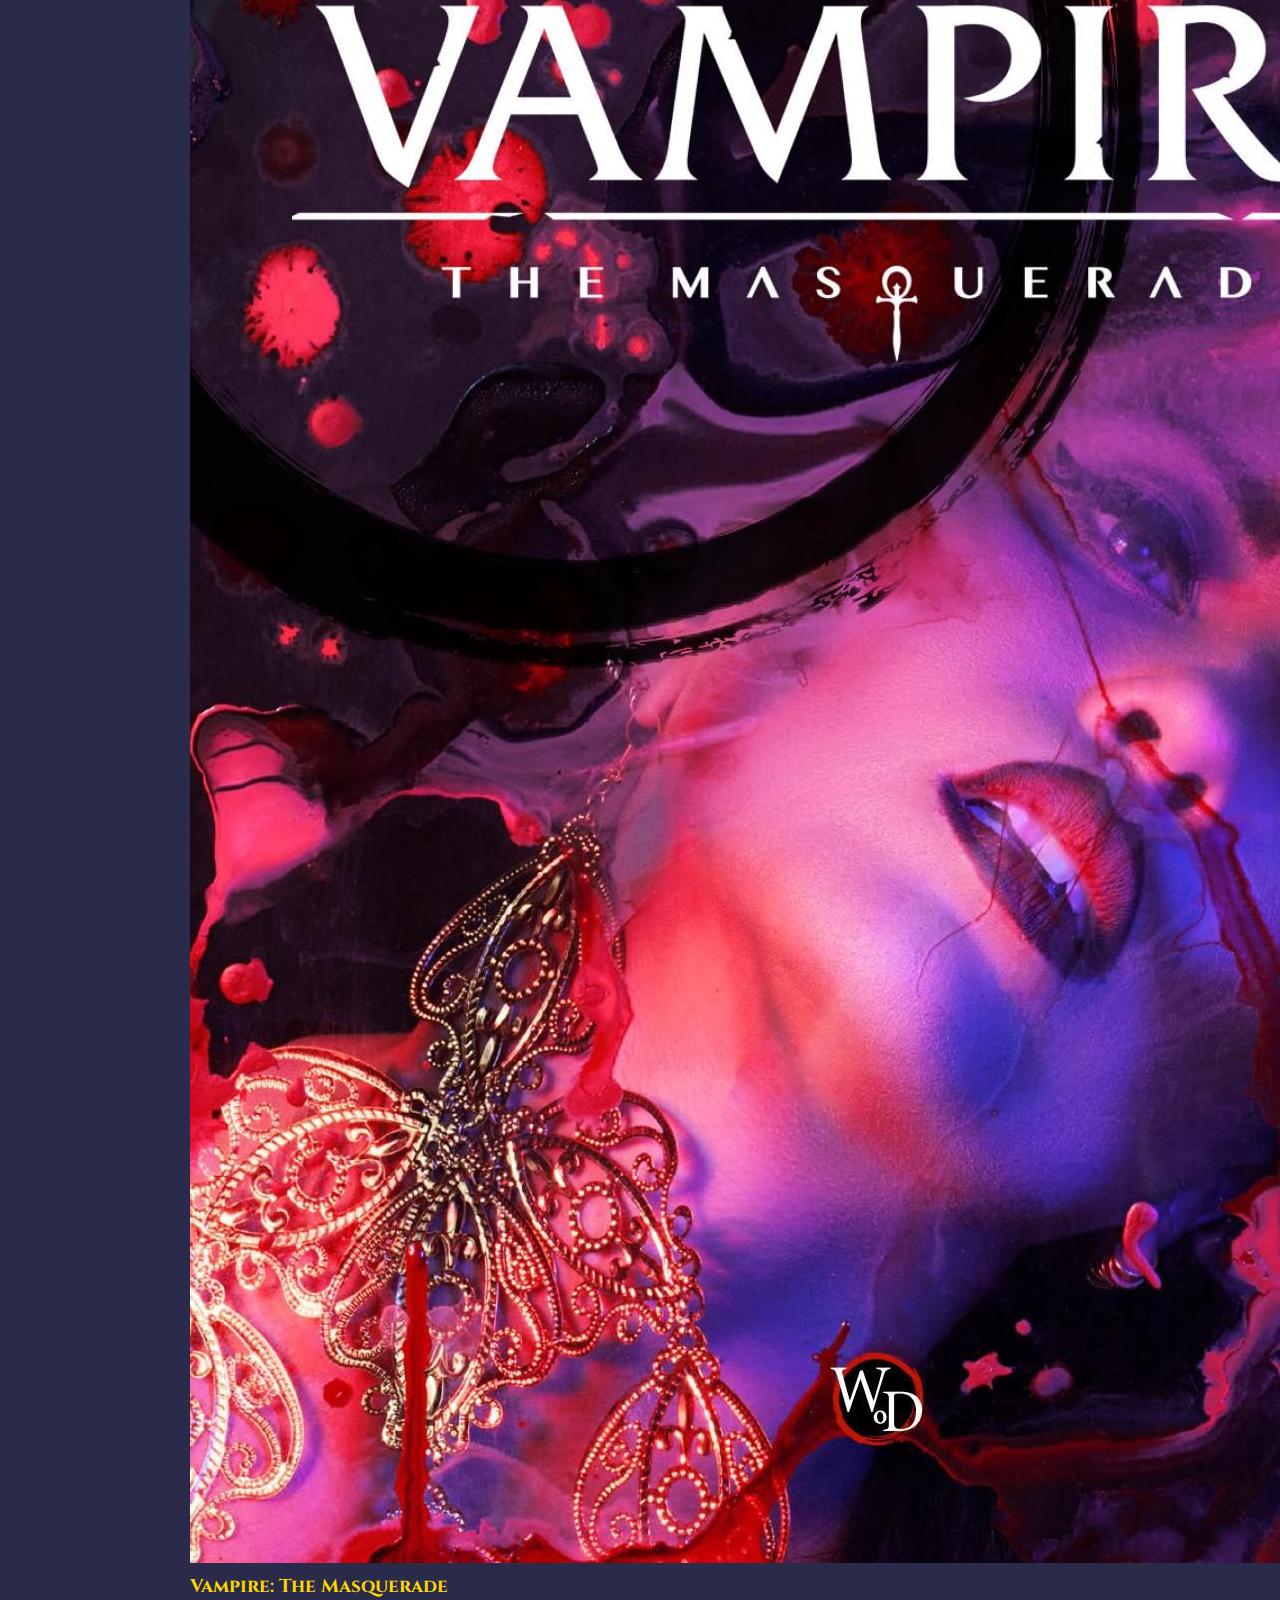
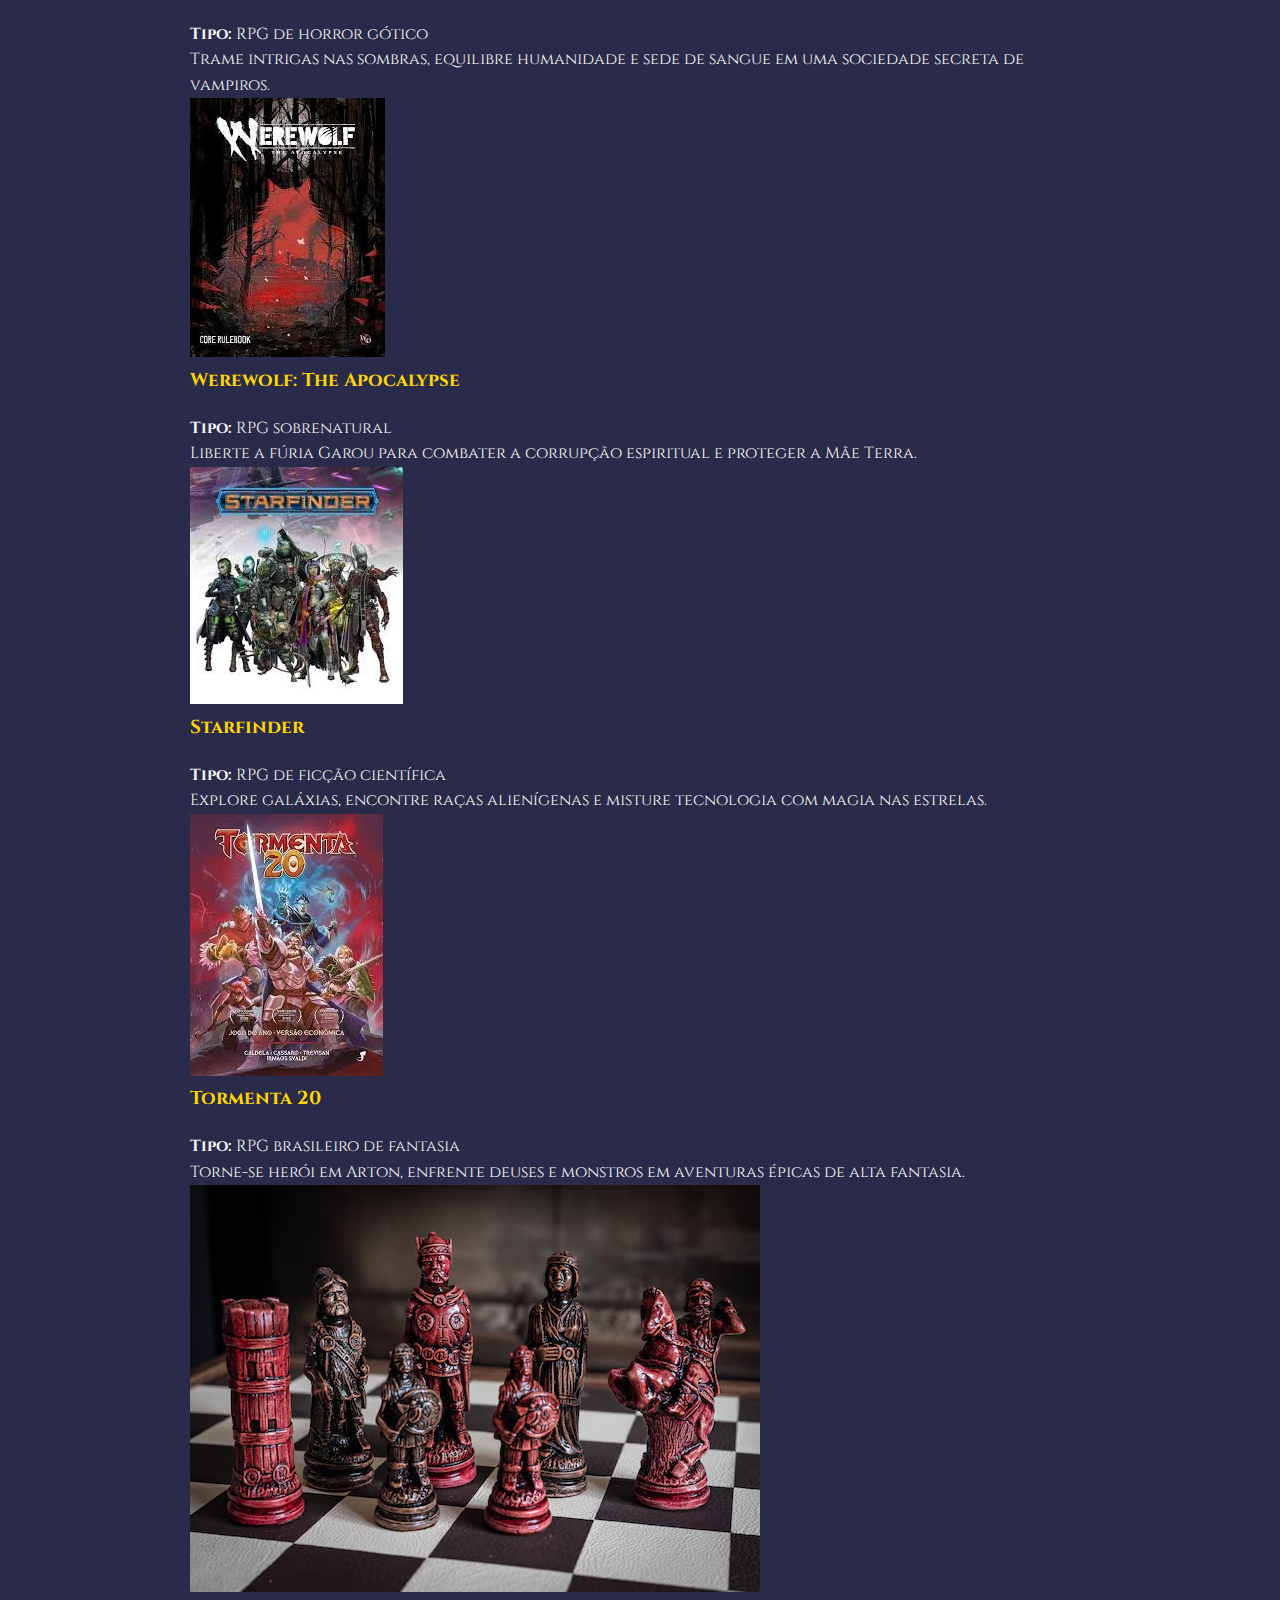
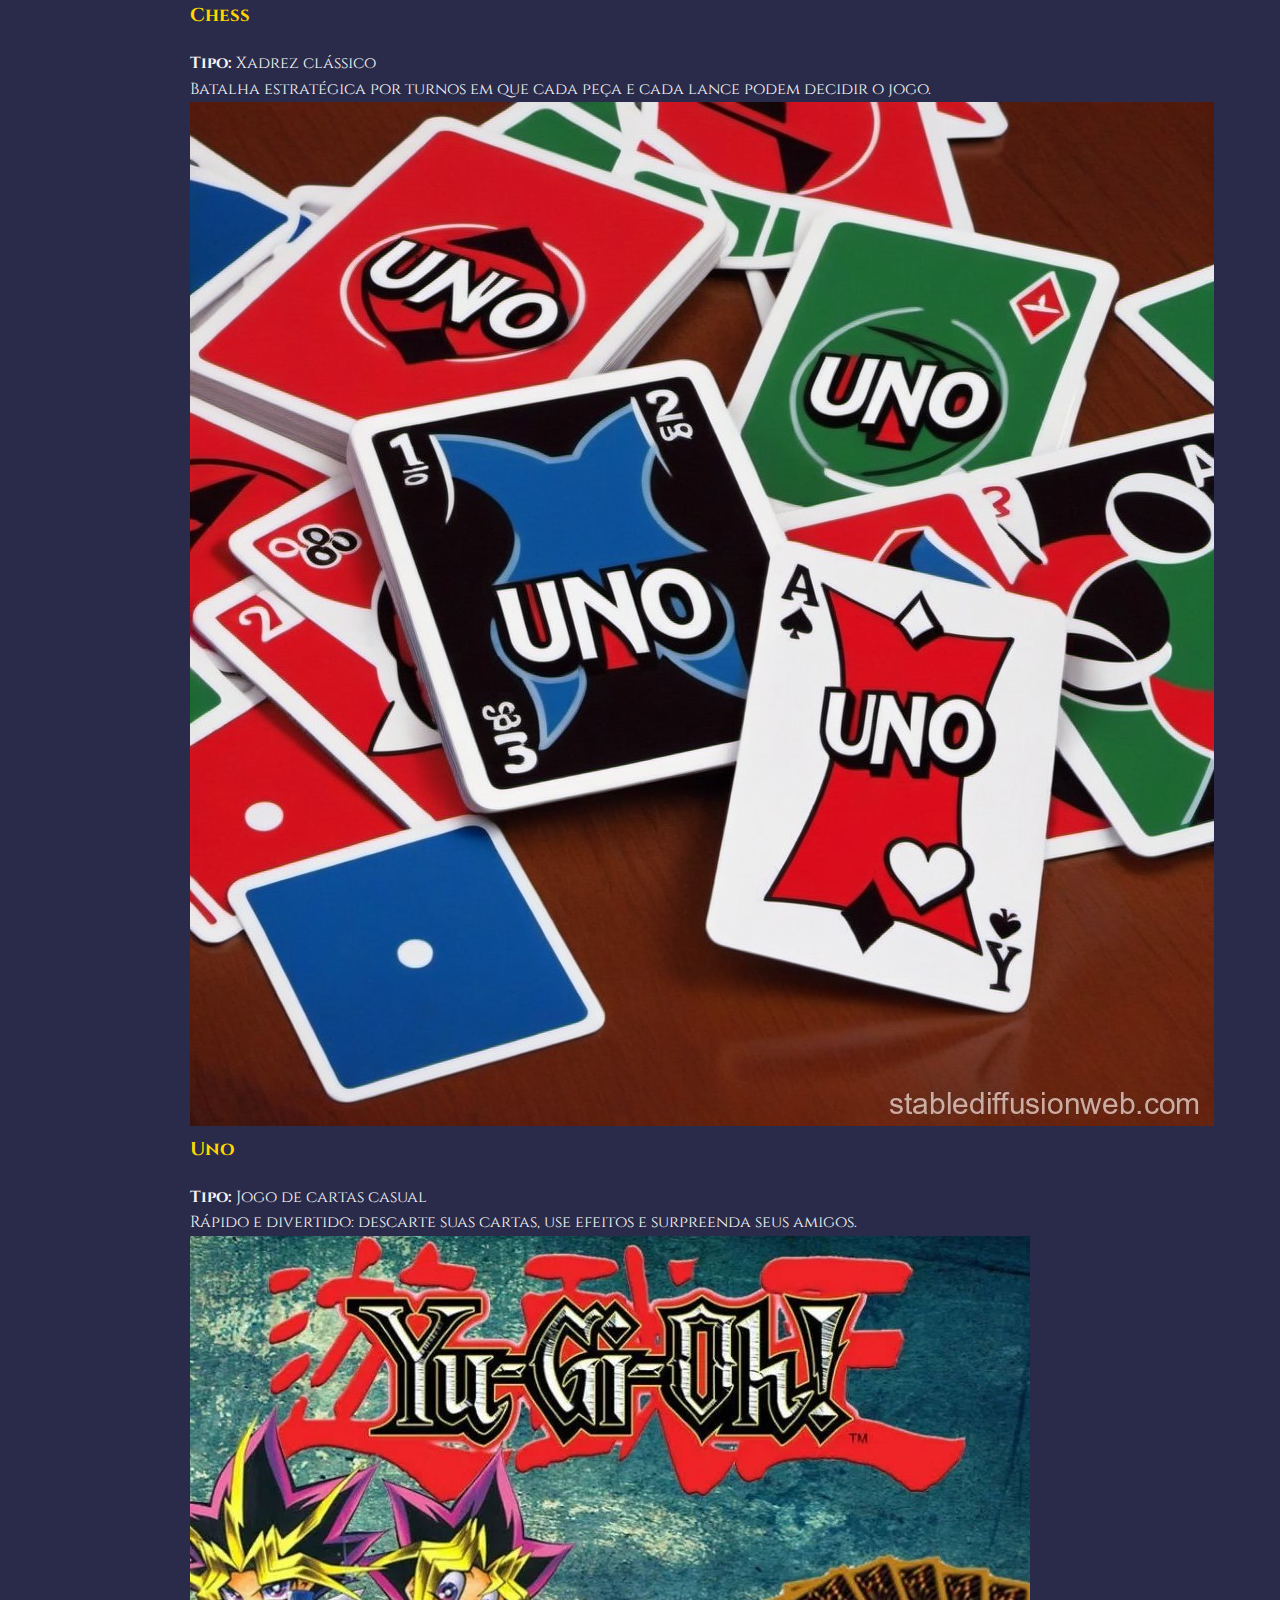
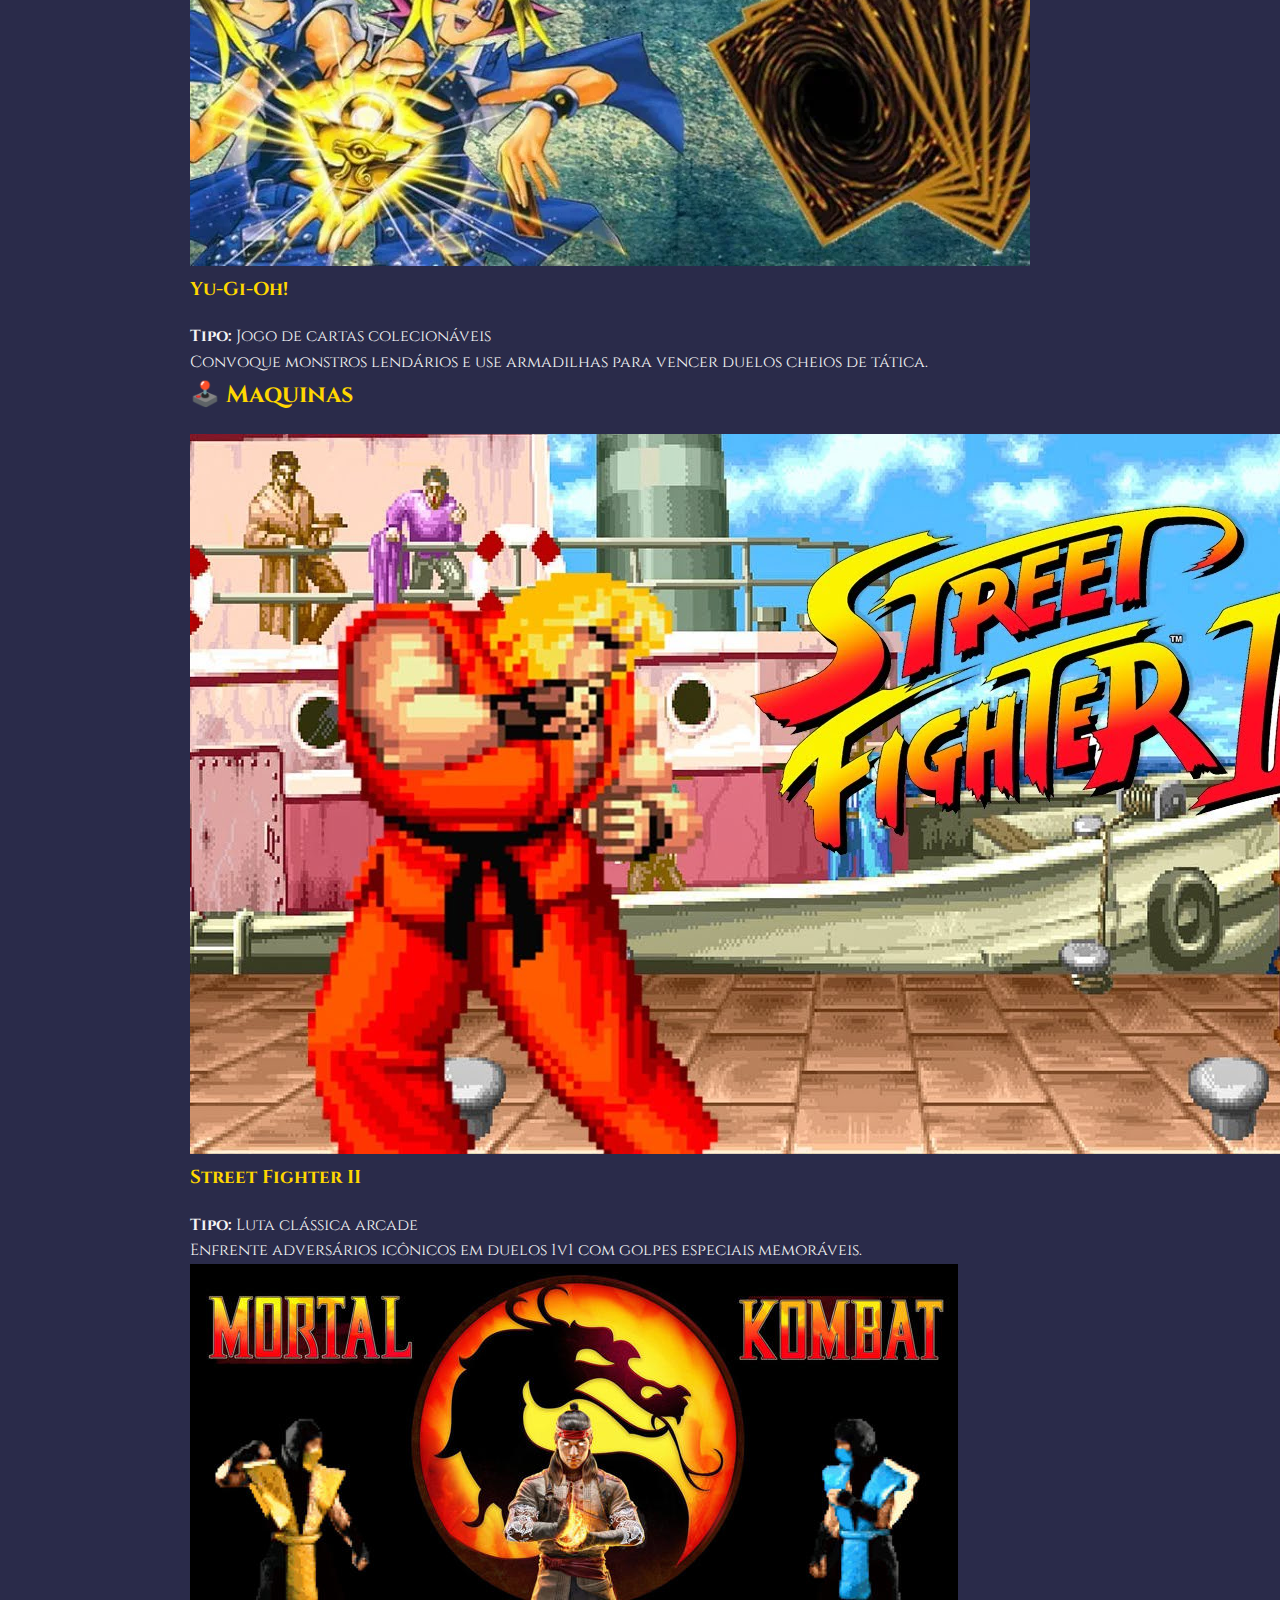
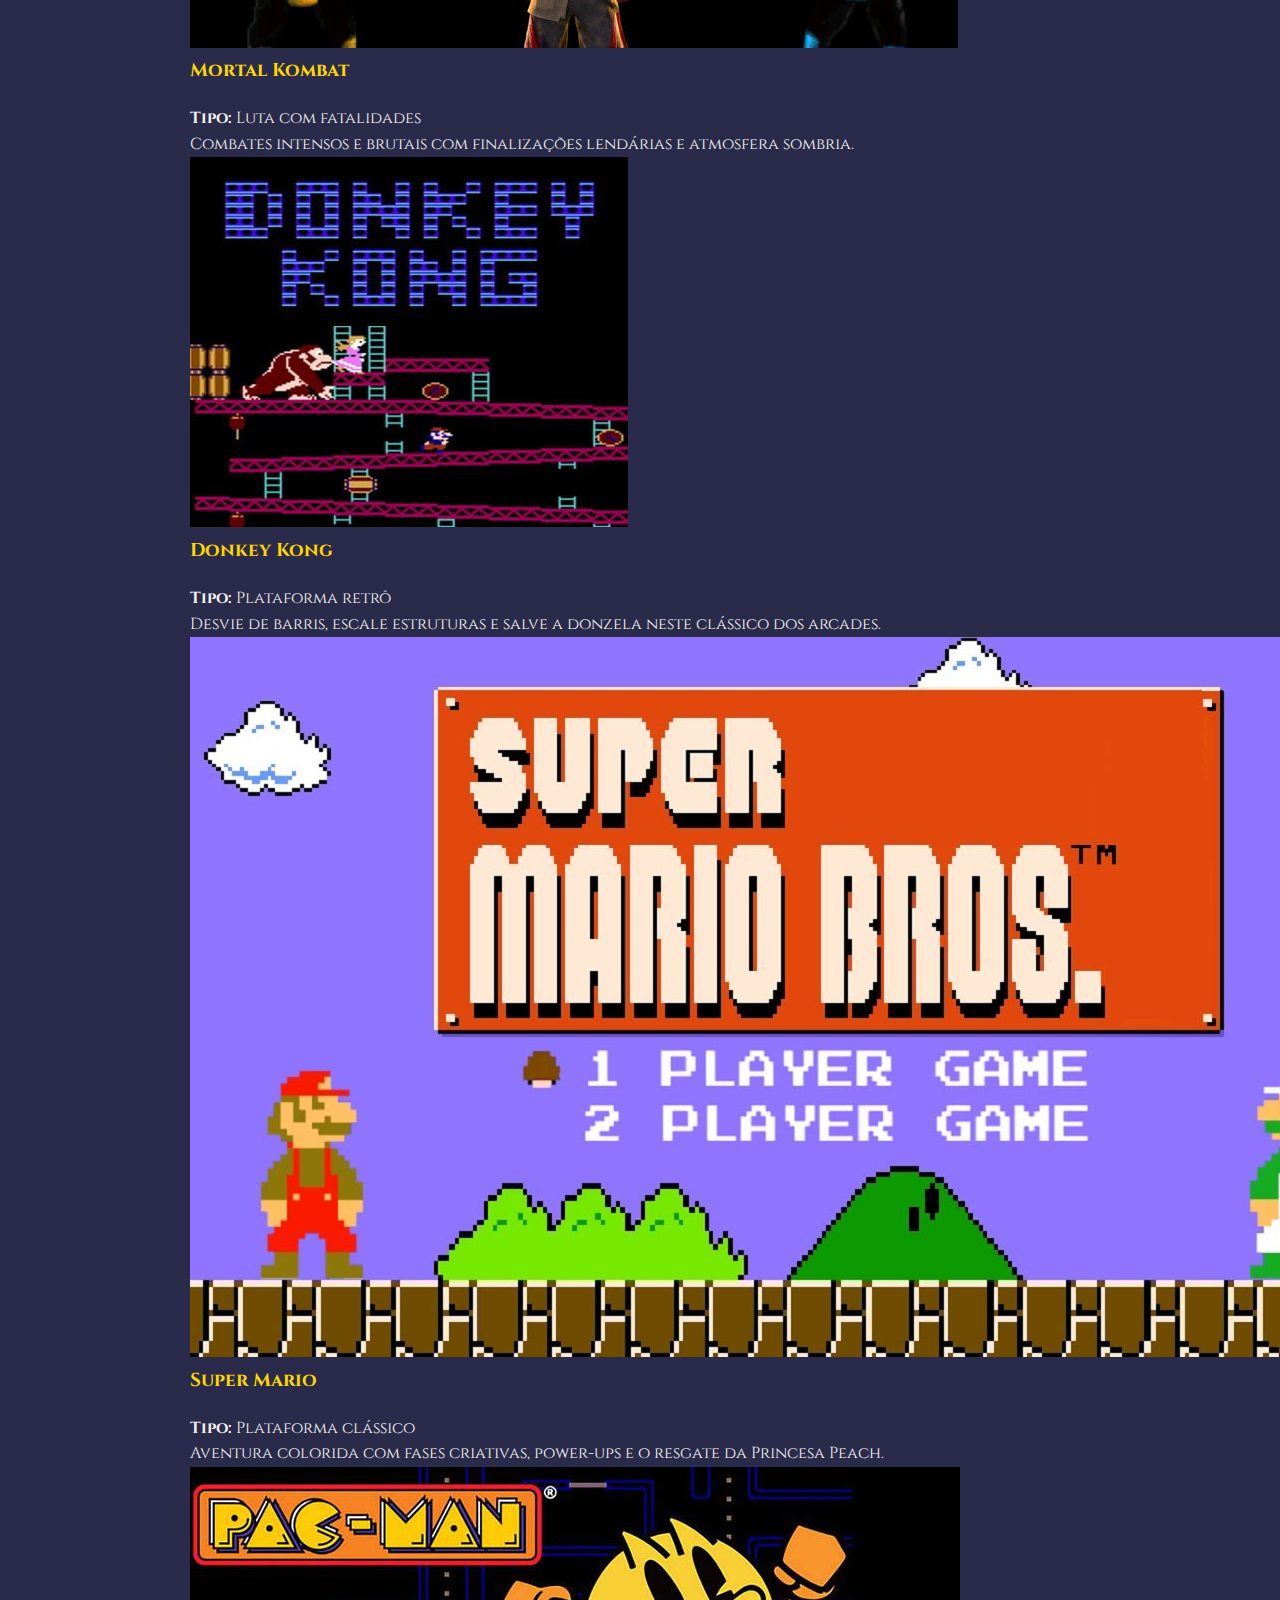
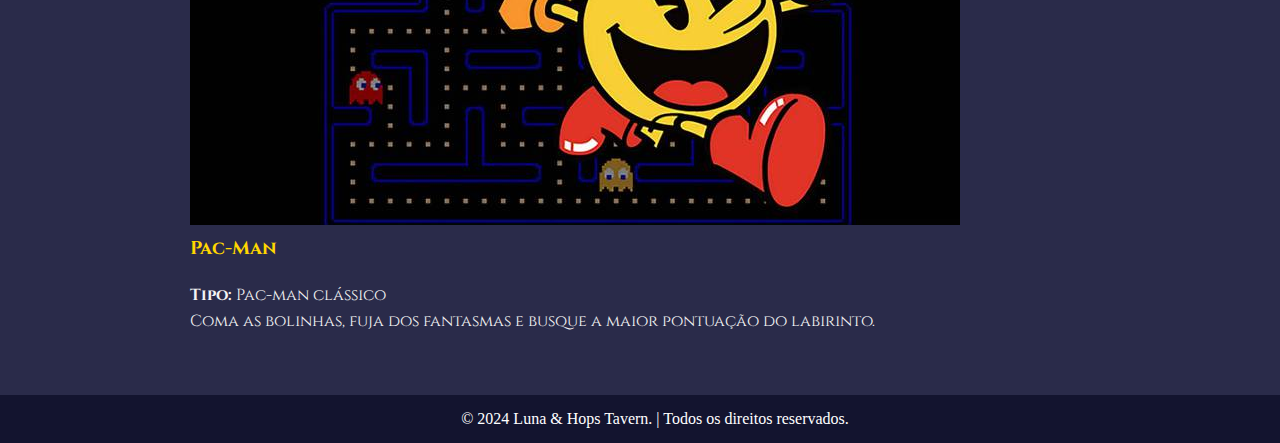
<file: site/cardapio_jogos.html>
<!DOCTYPE html>
    <html lang="pt-BR">
    <head>
      <meta charset="UTF-8">
      <meta name="viewport" content="width=device-width, initial-scale=1.0">
      <title>Jogos - Luna & Hops Tavern</title>
      <link rel="preconnect" href="https://fonts.googleapis.com">
      <link rel="preconnect" href="https://fonts.gstatic.com" crossorigin>
      <link href="https://fonts.googleapis.com/css2?family=Cinzel:wght@400;600;700&family=Inter:wght@300;400;600&display=swap" rel="stylesheet">
      <link rel="stylesheet" href="style.css">
    </head>
    <body>
      <header>
        <nav class="navbar">
          <div class="logo">
            <img src="../assets/images/logo.png" alt="Logo do Bar de Jogos">
            <h1 class="titulo">Luna & Hops Tavern</h1>
          </div>
          <ul class="nav-links">
            <li><a href="index.html">Início</a></li>
            <li><a href="cardapio_comida.html">Cardápio</a></li>
            <li><a href="cardapio_jogos.html" class="active">Jogos</a></li>
          </ul>
        </nav>
      </header>
      
      <main>
        <section class="bem-vindos">
          <div class="container">
            <h1>🎮 Nossos Jogos</h1>
            <h2>🎲 Tabuleiro</h2><div class='cards-grid'>
            <div class="card">
                <img src="../assets/images/jogos/tabuleiro/dnd.jpg" alt="Dungeons & Dragons" class="card-image">
                <div class="card-content">
                    <h3>Dungeons & Dragons</h3>
                    <p><strong>Tipo:</strong> RPG de fantasia</p>
                    <p>Aventure-se por masmorras, enfrente criaturas épicas e crie histórias inesquecíveis com seu grupo.</p>
                </div>
            </div>
            
            <div class="card">
                <img src="../assets/images/jogos/tabuleiro/med.jpg" alt="Call of Cthulhu" class="card-image">
                <div class="card-content">
                    <h3>Call of Cthulhu</h3>
                    <p><strong>Tipo:</strong> RPG de horror investigativo</p>
                    <p>Investigue mistérios sombrios e enfrente horrores cósmicos enquanto preserva a sua sanidade.</p>
                </div>
            </div>
            
            <div class="card">
                <img src="../assets/images/jogos/tabuleiro/vamp.jpg" alt="Vampire: The Masquerade" class="card-image">
                <div class="card-content">
                    <h3>Vampire: The Masquerade</h3>
                    <p><strong>Tipo:</strong> RPG de horror gótico</p>
                    <p>Trame intrigas nas sombras, equilibre humanidade e sede de sangue em uma sociedade secreta de vampiros.</p>
                </div>
            </div>
            
            <div class="card">
                <img src="../assets/images/jogos/tabuleiro/transferir.jpg" alt="Werewolf: The Apocalypse" class="card-image">
                <div class="card-content">
                    <h3>Werewolf: The Apocalypse</h3>
                    <p><strong>Tipo:</strong> RPG sobrenatural</p>
                    <p>Liberte a fúria Garou para combater a corrupção espiritual e proteger a Mãe Terra.</p>
                </div>
            </div>
            
            <div class="card">
                <img src="../assets/images/jogos/tabuleiro/star.jpg" alt="Starfinder" class="card-image">
                <div class="card-content">
                    <h3>Starfinder</h3>
                    <p><strong>Tipo:</strong> RPG de ficção científica</p>
                    <p>Explore galáxias, encontre raças alienígenas e misture tecnologia com magia nas estrelas.</p>
                </div>
            </div>
            
            <div class="card">
                <img src="../assets/images/jogos/tabuleiro/tormenta.jpg" alt="Tormenta 20" class="card-image">
                <div class="card-content">
                    <h3>Tormenta 20</h3>
                    <p><strong>Tipo:</strong> RPG brasileiro de fantasia</p>
                    <p>Torne-se herói em Arton, enfrente deuses e monstros em aventuras épicas de alta fantasia.</p>
                </div>
            </div>
            
            <div class="card">
                <img src="../assets/images/jogos/tabuleiro/chess.jpg" alt="Chess" class="card-image">
                <div class="card-content">
                    <h3>Chess</h3>
                    <p><strong>Tipo:</strong> Xadrez clássico</p>
                    <p>Batalha estratégica por turnos em que cada peça e cada lance podem decidir o jogo.</p>
                </div>
            </div>
            
            <div class="card">
                <img src="../assets/images/jogos/tabuleiro/uno.jpg" alt="Uno" class="card-image">
                <div class="card-content">
                    <h3>Uno</h3>
                    <p><strong>Tipo:</strong> Jogo de cartas casual</p>
                    <p>Rápido e divertido: descarte suas cartas, use efeitos e surpreenda seus amigos.</p>
                </div>
            </div>
            
            <div class="card">
                <img src="../assets/images/jogos/tabuleiro/yu_gi_oh.jpg" alt="Yu-Gi-Oh!" class="card-image">
                <div class="card-content">
                    <h3>Yu-Gi-Oh!</h3>
                    <p><strong>Tipo:</strong> Jogo de cartas colecionáveis</p>
                    <p>Convoque monstros lendários e use armadilhas para vencer duelos cheios de tática.</p>
                </div>
            </div>
            </div><h2>🕹️ Maquinas</h2><div class='cards-grid'>
            <div class="card">
                <img src="../assets/images/jogos/maquinas/street_fighter.jpg" alt="Street Fighter II" class="card-image">
                <div class="card-content">
                    <h3>Street Fighter II</h3>
                    <p><strong>Tipo:</strong> Luta clássica arcade</p>
                    <p>Enfrente adversários icônicos em duelos 1v1 com golpes especiais memoráveis.</p>
                </div>
            </div>
            
            <div class="card">
                <img src="../assets/images/jogos/maquinas/mortal_kombat.jpg" alt="Mortal Kombat" class="card-image">
                <div class="card-content">
                    <h3>Mortal Kombat</h3>
                    <p><strong>Tipo:</strong> Luta com fatalidades</p>
                    <p>Combates intensos e brutais com finalizações lendárias e atmosfera sombria.</p>
                </div>
            </div>
            
            <div class="card">
                <img src="../assets/images/jogos/maquinas/donkey_kong.jpg" alt="Donkey Kong" class="card-image">
                <div class="card-content">
                    <h3>Donkey Kong</h3>
                    <p><strong>Tipo:</strong> Plataforma retrô</p>
                    <p>Desvie de barris, escale estruturas e salve a donzela neste clássico dos arcades.</p>
                </div>
            </div>
            
            <div class="card">
                <img src="../assets/images/jogos/maquinas/super_mario.jpg" alt="Super Mario" class="card-image">
                <div class="card-content">
                    <h3>Super Mario</h3>
                    <p><strong>Tipo:</strong> Plataforma clássico</p>
                    <p>Aventura colorida com fases criativas, power-ups e o resgate da Princesa Peach.</p>
                </div>
            </div>
            
            <div class="card">
                <img src="../assets/images/jogos/maquinas/pac_man.jpg" alt="Pac-Man" class="card-image">
                <div class="card-content">
                    <h3>Pac-Man</h3>
                    <p><strong>Tipo:</strong> Pac-man clássico</p>
                    <p>Coma as bolinhas, fuja dos fantasmas e busque a maior pontuação do labirinto.</p>
                </div>
            </div>
            </div>
          </div>
        </section>
      </main>

      <footer>
        <p>&copy; 2024 Luna & Hops Tavern. | Todos os direitos reservados.</p>
      </footer>
    </body>
    </html>
</file>
<file: site/style.css>
*{
    margin: 0px;
    padding: 0px;
}

.navbar {
  background-color: #13142f;
  display: flex;
  align-items: center;
  justify-content: space-between;
  padding: 10px 20px;
}

.logo {
  display: flex;
  align-items: center;
  gap: 10px;
}

.logo img {
  width: 60px;
  height: auto;
}

.titulo {
  color: #f4f4f4;
  font-family: 'Cinzel', serif;
  font-size: 20px;
  margin: 0;
}

.nav-links {
  list-style: none;
  display: flex;
  gap: 20px;
  margin: 0;
  padding: 0;
}

.submenu {
  position: relative;
}

.dropdown {
  display: none;
  position: absolute;
  background: #222;
  list-style: none;
  padding: 0;
  margin: 0;
  top: 100%;
  left: 0;
  min-width: 150px;
  z-index: 10;
}

.submenu:hover .dropdown {
  display: block;
}

.dropdown li a {
  display: block;
  padding: 10px;
  color: #fff;
  text-decoration: none;
}

.dropdown li a:hover {
  background: #444;
}

.nav-links li a {
  color: #f4f4f4;
  text-decoration: none;
  font-family: 'Cinzel', serif;
  font-size: 18px;
  transition: color 0.3s ease;
}

.nav-links li a:hover {
  color: #ffd700;
}

.slider {
  width: 100%;
  max-width: 2340px;
  height: 649px;
  position: relative;
  overflow: hidden;
}

.slides {
  position: relative;
  width: 100%;
  height: 100%; 
  position: relative;
}
.slides input[type = "radio"] {
  display: none;
}

.slide {
  width: 100%;
  height: 100%;
  position: absolute;
  top: 0;
  left: 0;
  opacity: 0;
  transition: opacity 0.5s;
}

.slide img {
  width: 100%;
  height: 100%;
  object-fit: cover;
  object-position: center;
  display: block;
}

#radio1:checked ~ .first,
#radio2:checked ~ .slide:nth-of-type(2),
#radio3:checked ~ .slide:nth-of-type(3),
#radio4:checked ~ .slide:nth-of-type(4) {
  opacity: 1;
  position: relative;
}

.navigation-manual {
  position: absolute;
  width: 100%;
  bottom: 10px;
  display: flex;
  justify-content: center;
  gap: 10px;
}

.manual-btn {
  border: 2px solid #fff;
  padding: 5px;
  border-radius: 50%;
  cursor: pointer;
  background: #333;
}

.bem-vindos {
  background-color: #2a2b4a; /* tom que contrasta com navbar/footer */
  color: #f4f4f4;
  padding: 60px 20px;
  font-family: 'Cinzel', serif;
  line-height: 1.6;
}

.bem-vindos h2, .bem-vindos h3 {
  color: #ffd700; /* dourado mágico */
  margin-bottom: 20px;
}

.bem-vindos .container {
  max-width: 900px;
  margin: 0 auto;
}




.section#historia {
  background: url('/assets/images/fundo-estrelado.png') no-repeat center center;
  background-size: cover;
  position: relative;
  padding: 80px 20px;
  color: #f4f4f4;
  font-family: 'Cinzel', serif;
  text-align: center;
  z-index: 1;
}

.section#historia::before {
  content: "";
  position: absolute;
  top: 0; left: 0;
  width: 100%; height: 100%;
  background: #2a2b4a9a;
 /* background: #13142fd9; /* camada escura sobre o fundo estrelado */
  z-index: -1;
}

.section#historia h2 {
  font-size: 36px;
  color: #ffd700; /* dourado mágico */
  margin-bottom: 40px;
  text-shadow: 0 0 10px rgba(255, 215, 0, 0.3);
}

.section#historia p {
  font-size: 18px;
  line-height: 1.8;
  margin-bottom: 20px;
  max-width: 900px;
  margin-left: auto;
  margin-right: auto;
}

.section#historia b {
  color: #ffd700;
  font-weight: bold;
}



footer {
  background-color: #13142f;
  color: #fff;
  text-align: center;
  padding: 15px;
 /* position: fixed;*/
  bottom: 0;
  left: 0;
  width: 100%;
}
</file>
